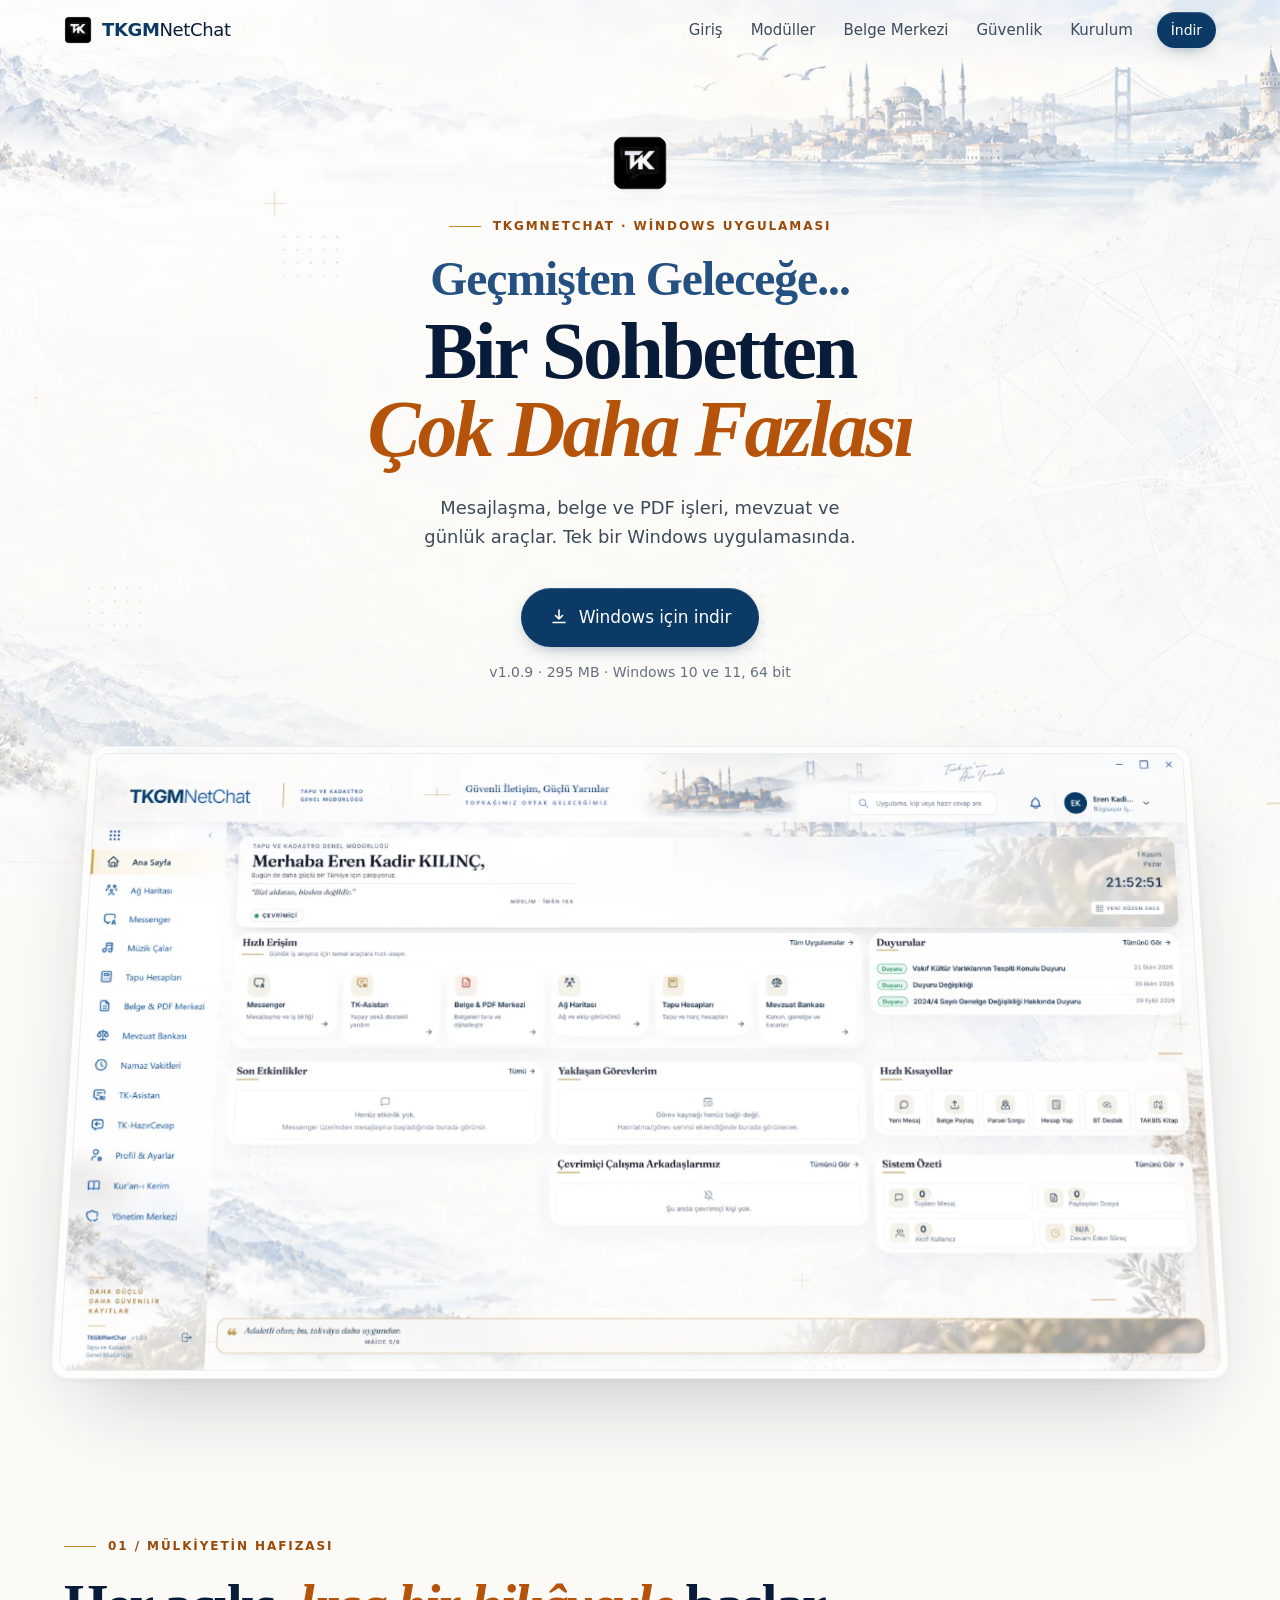
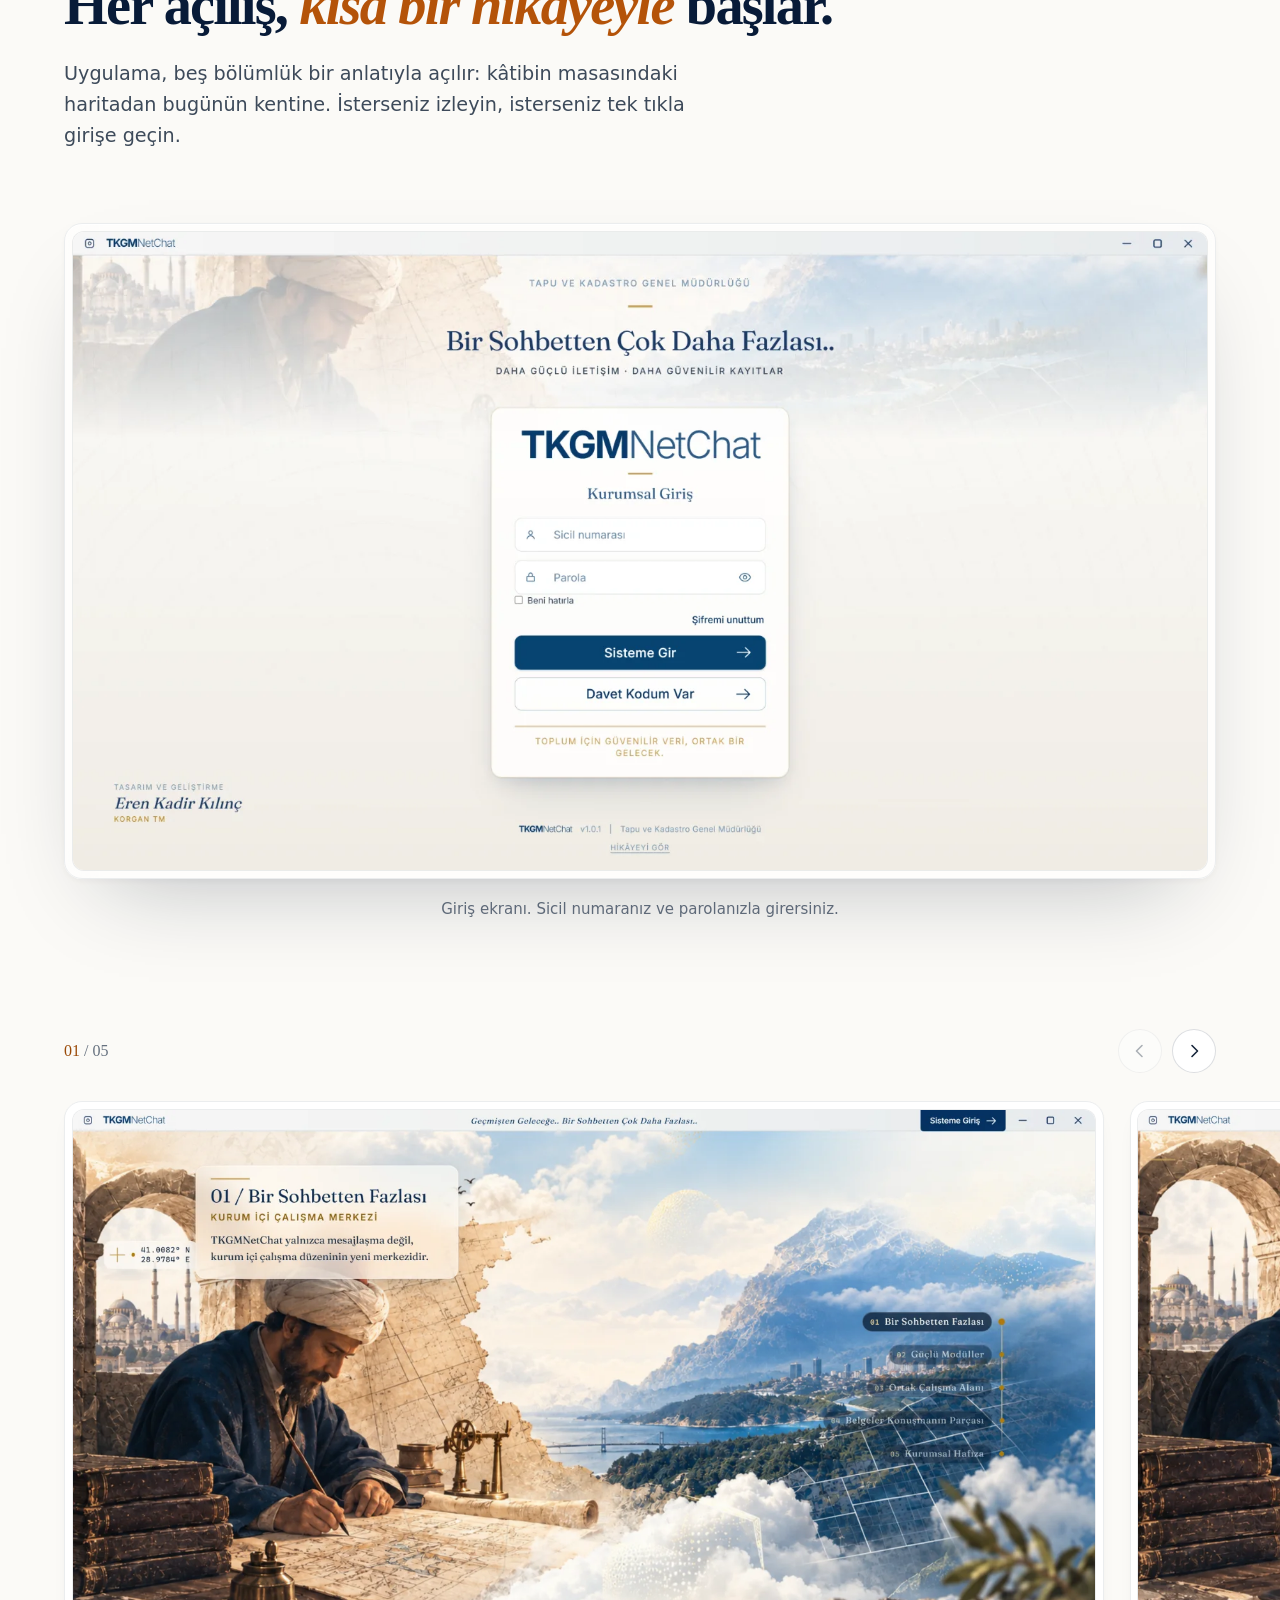
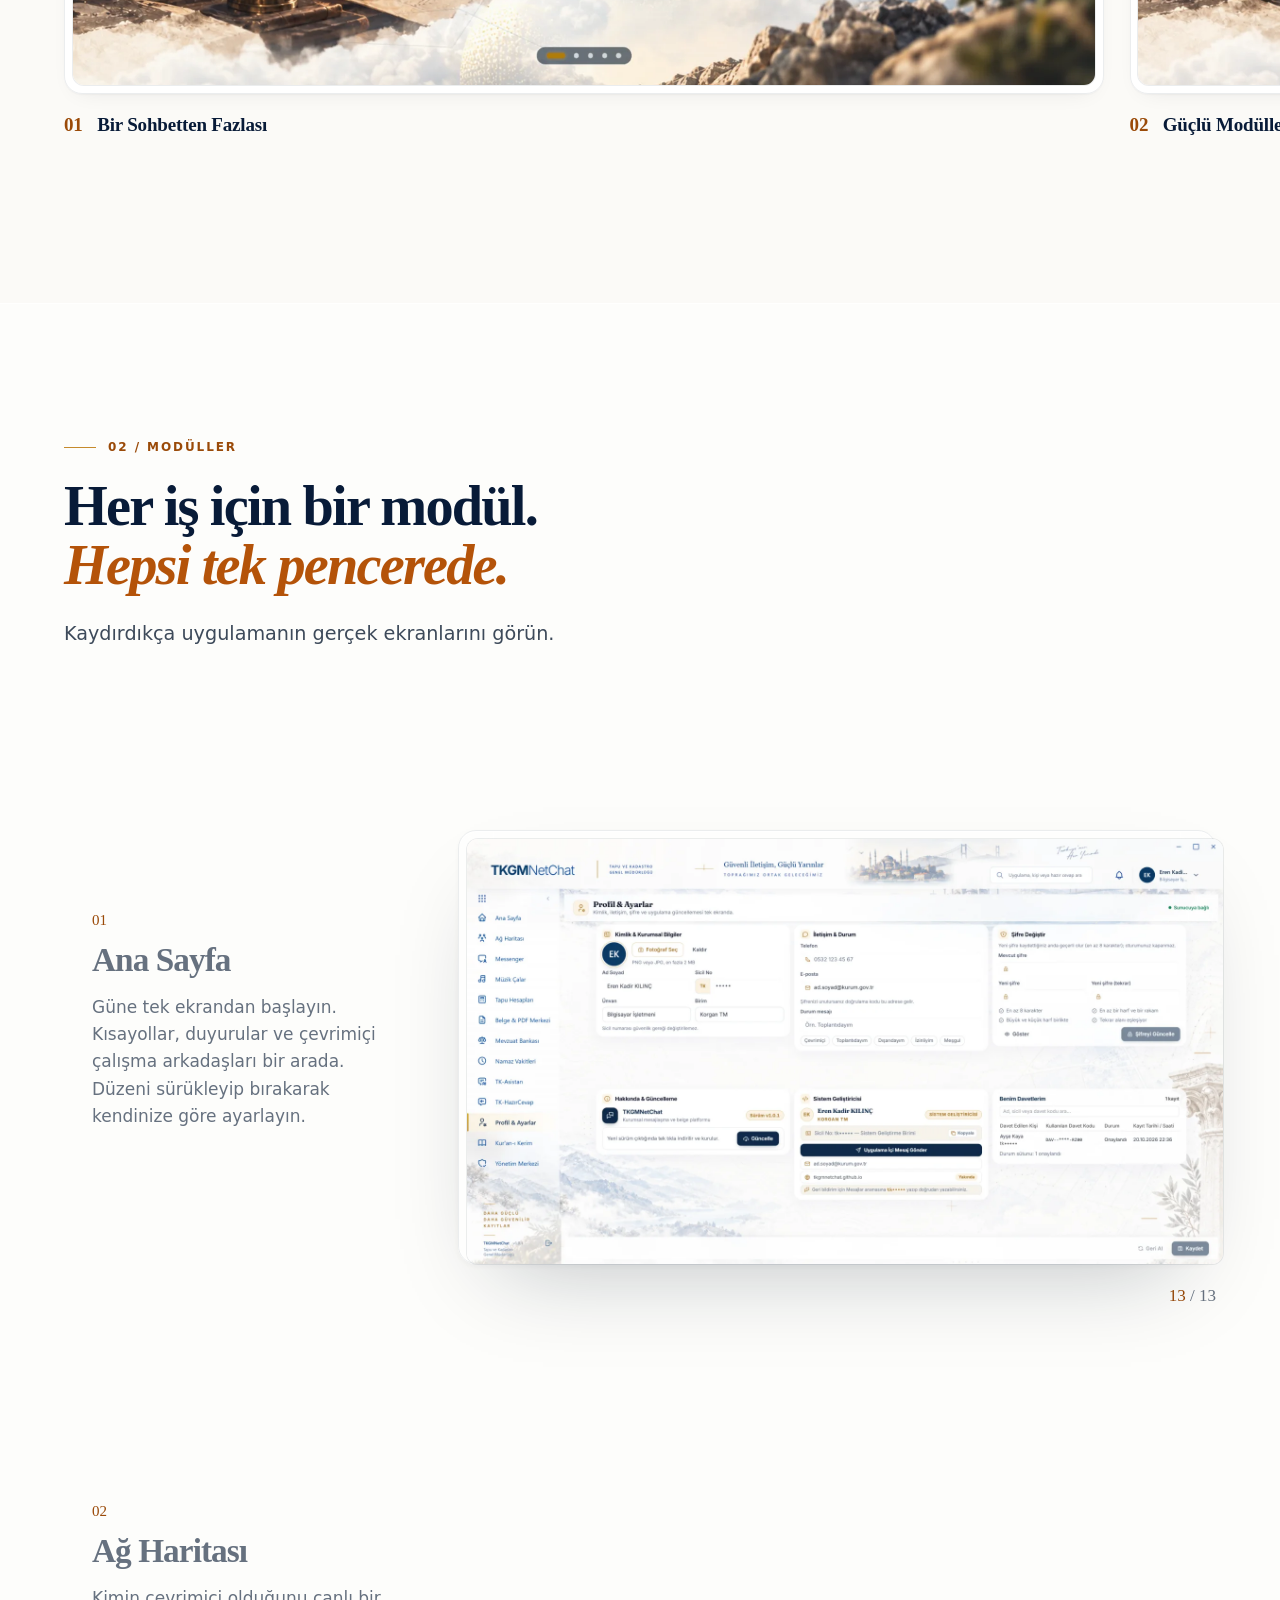
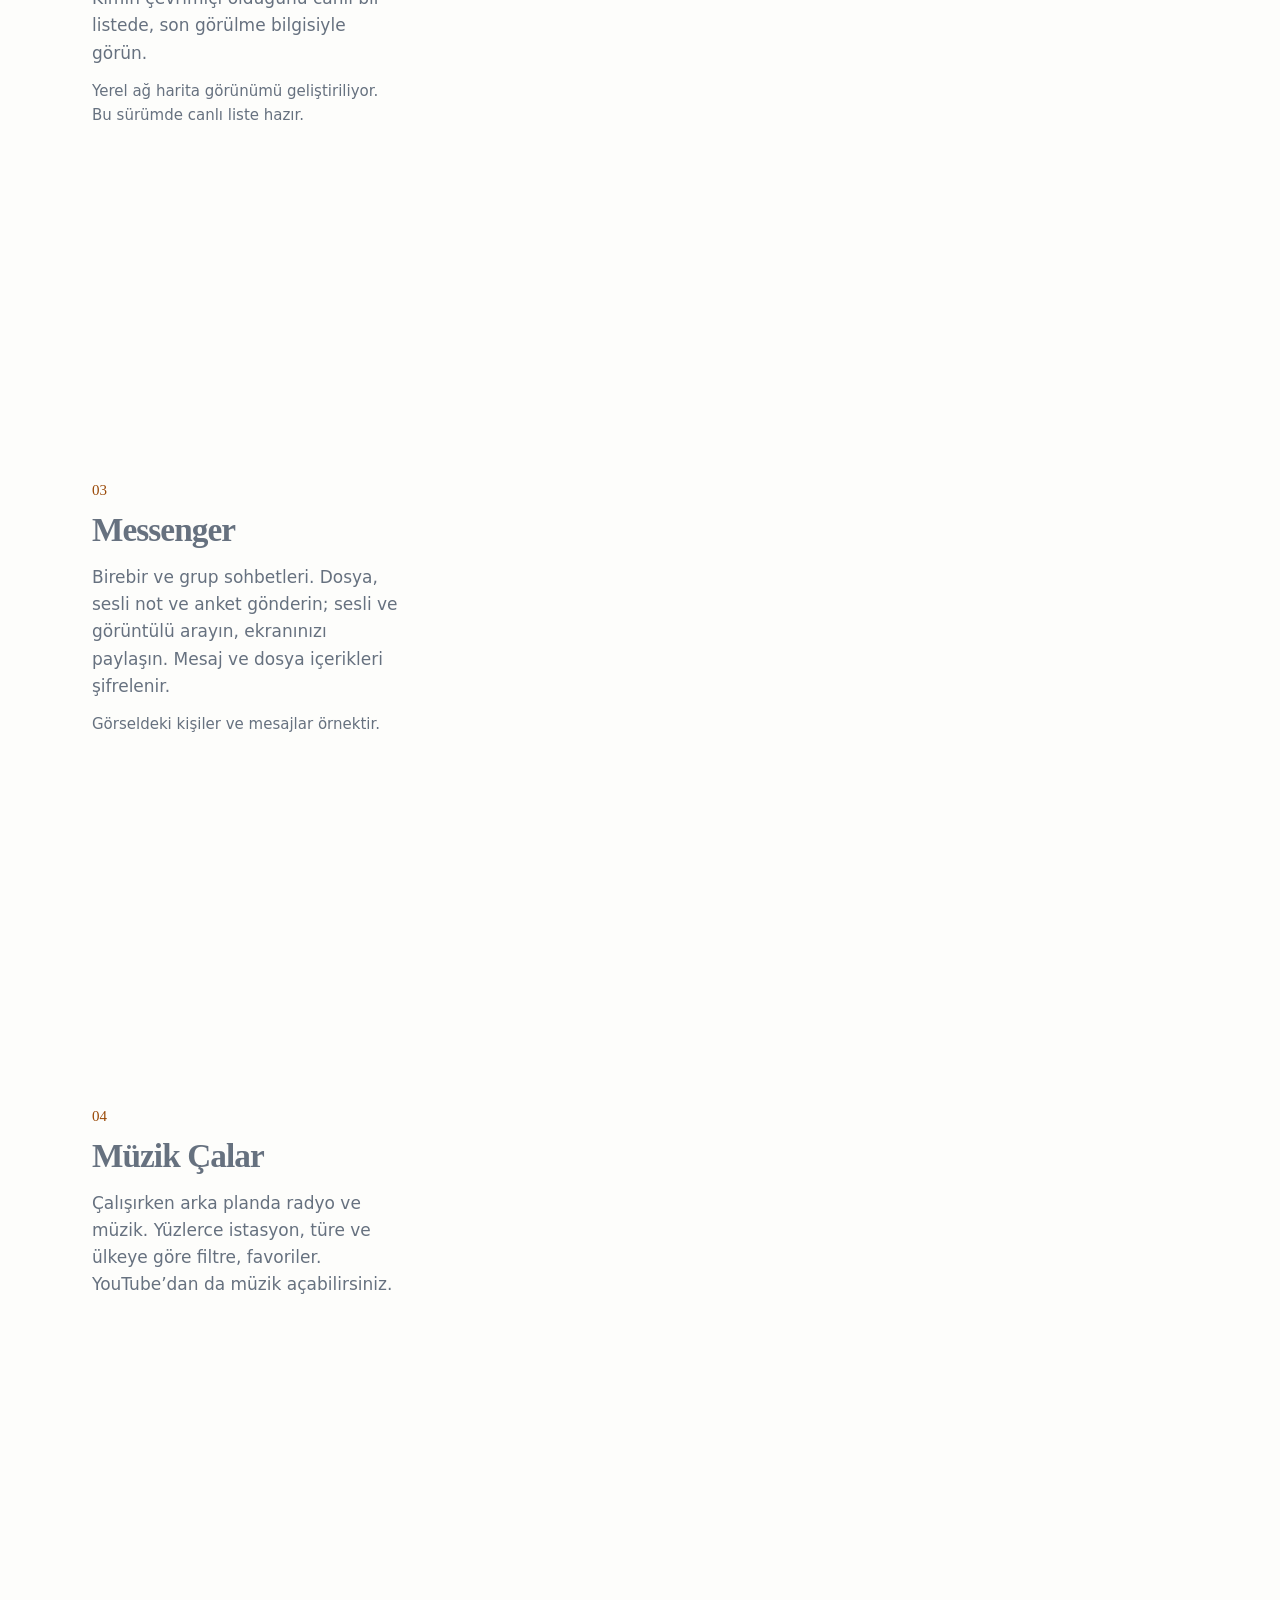
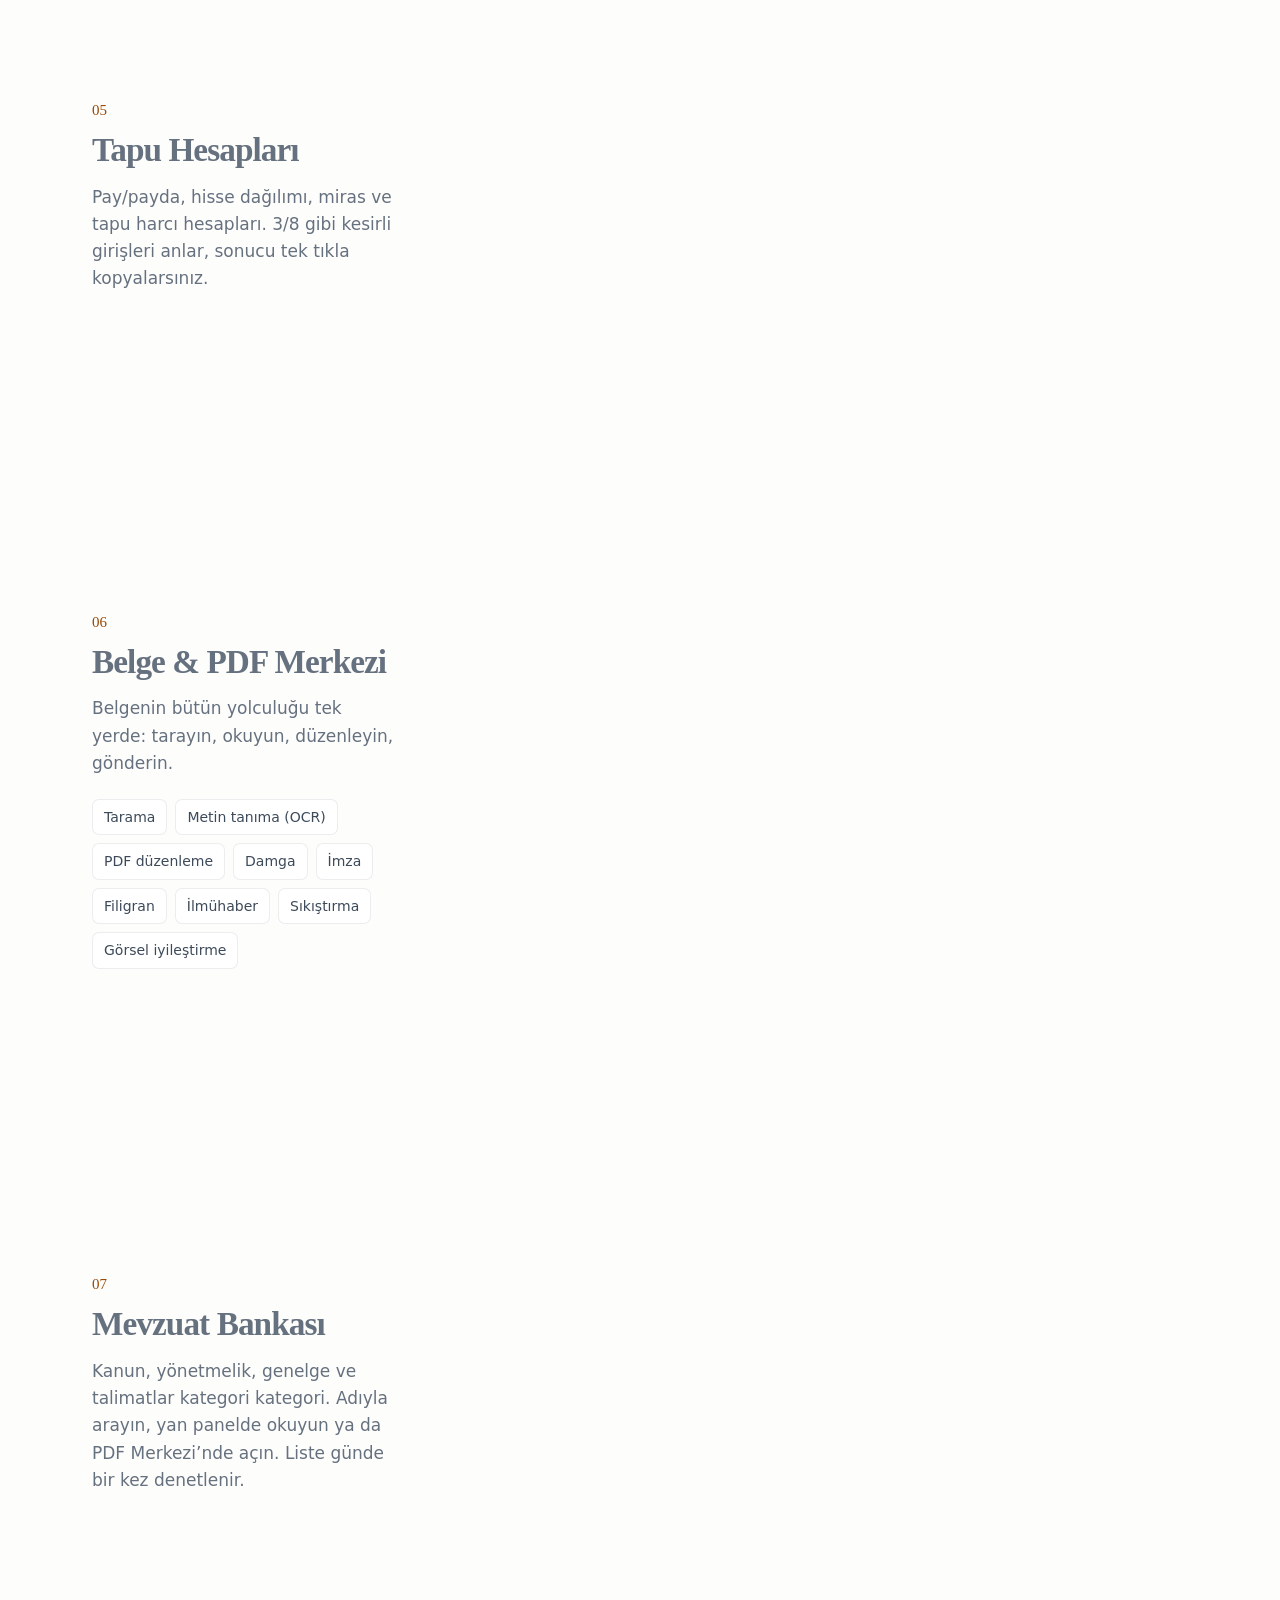
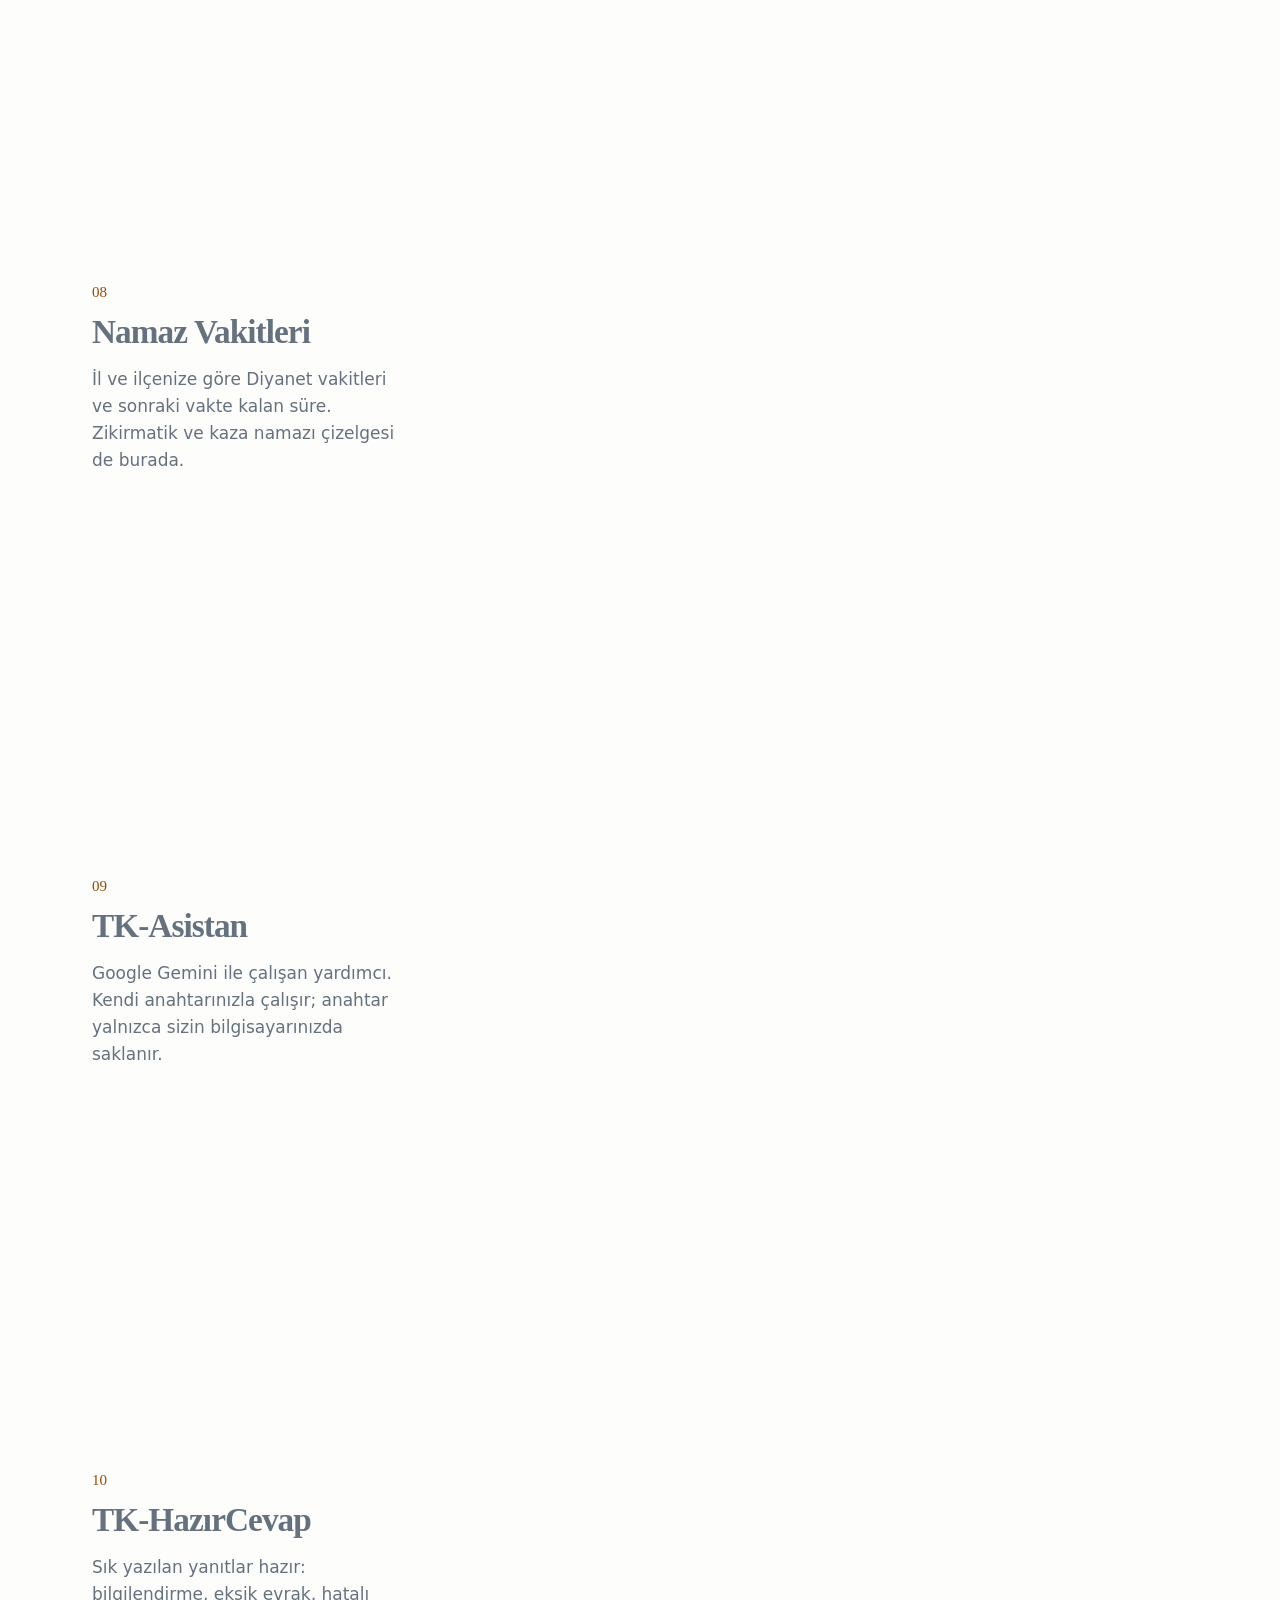
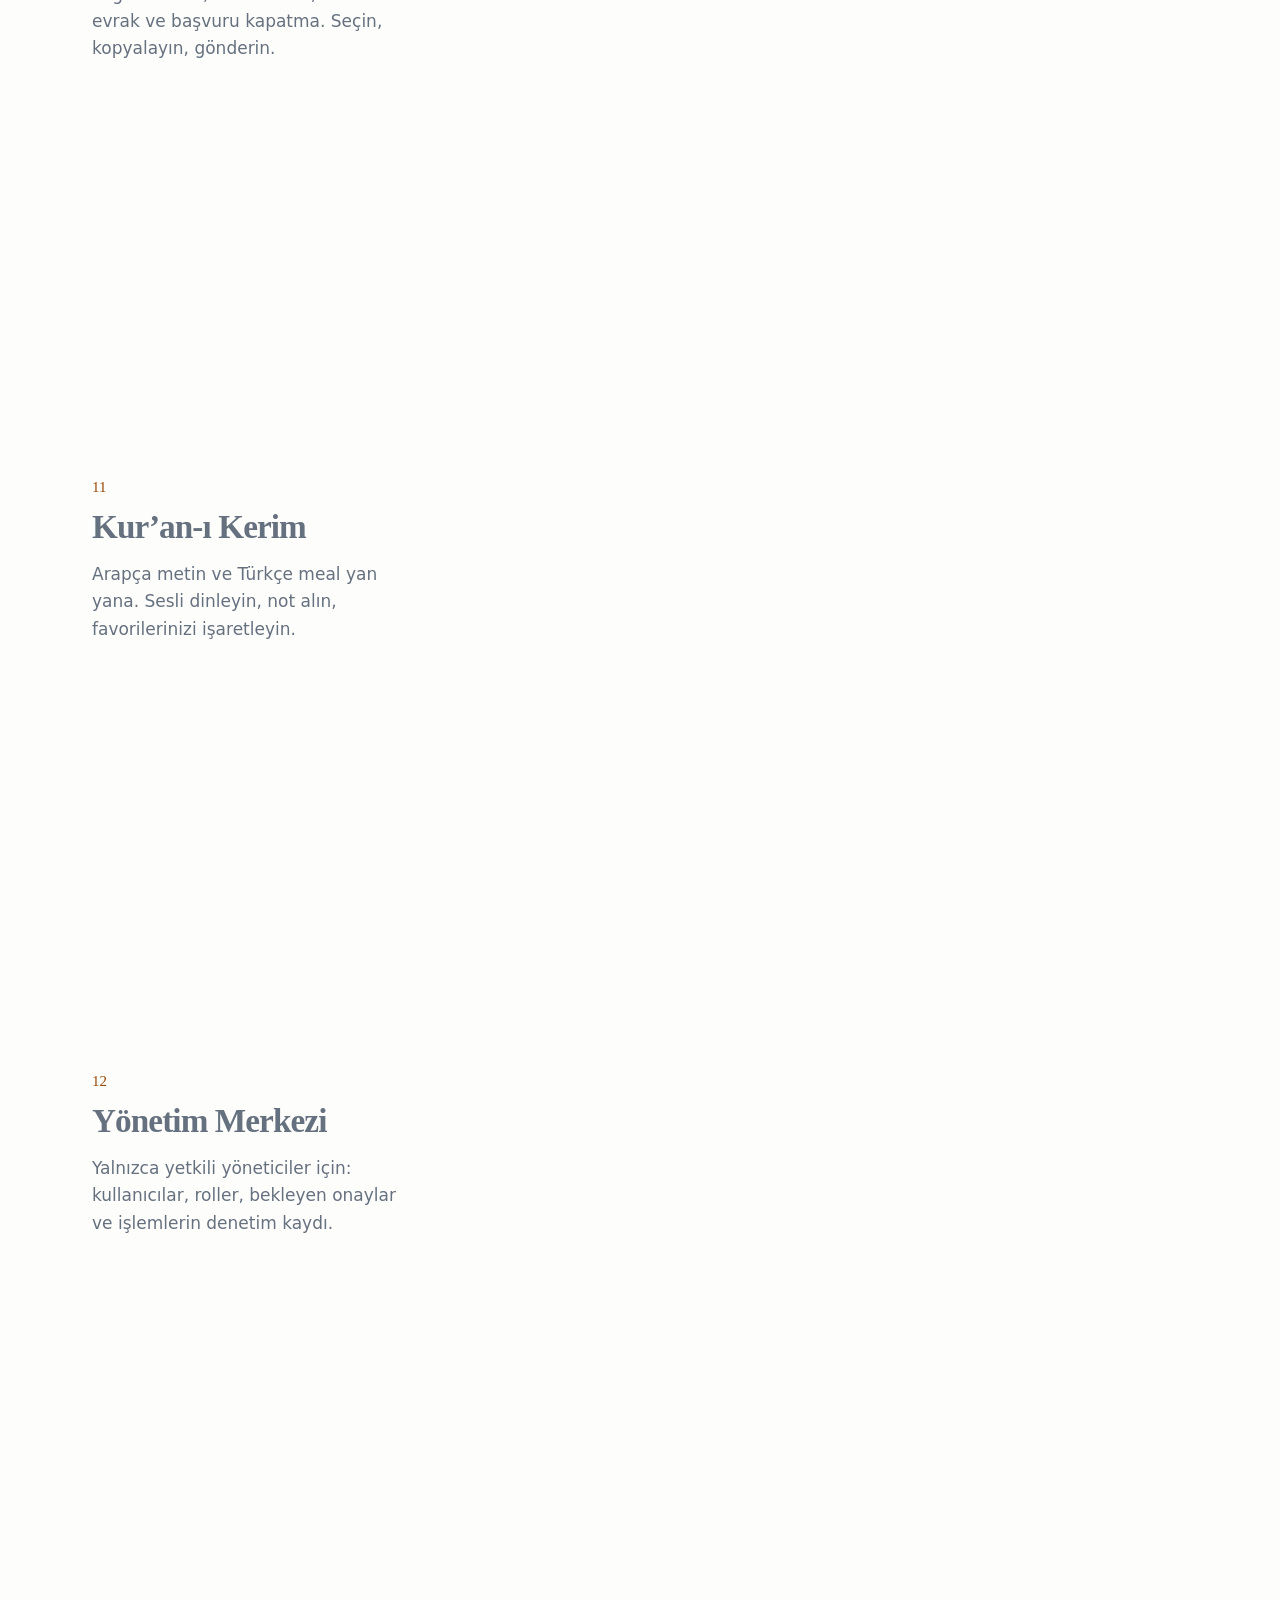
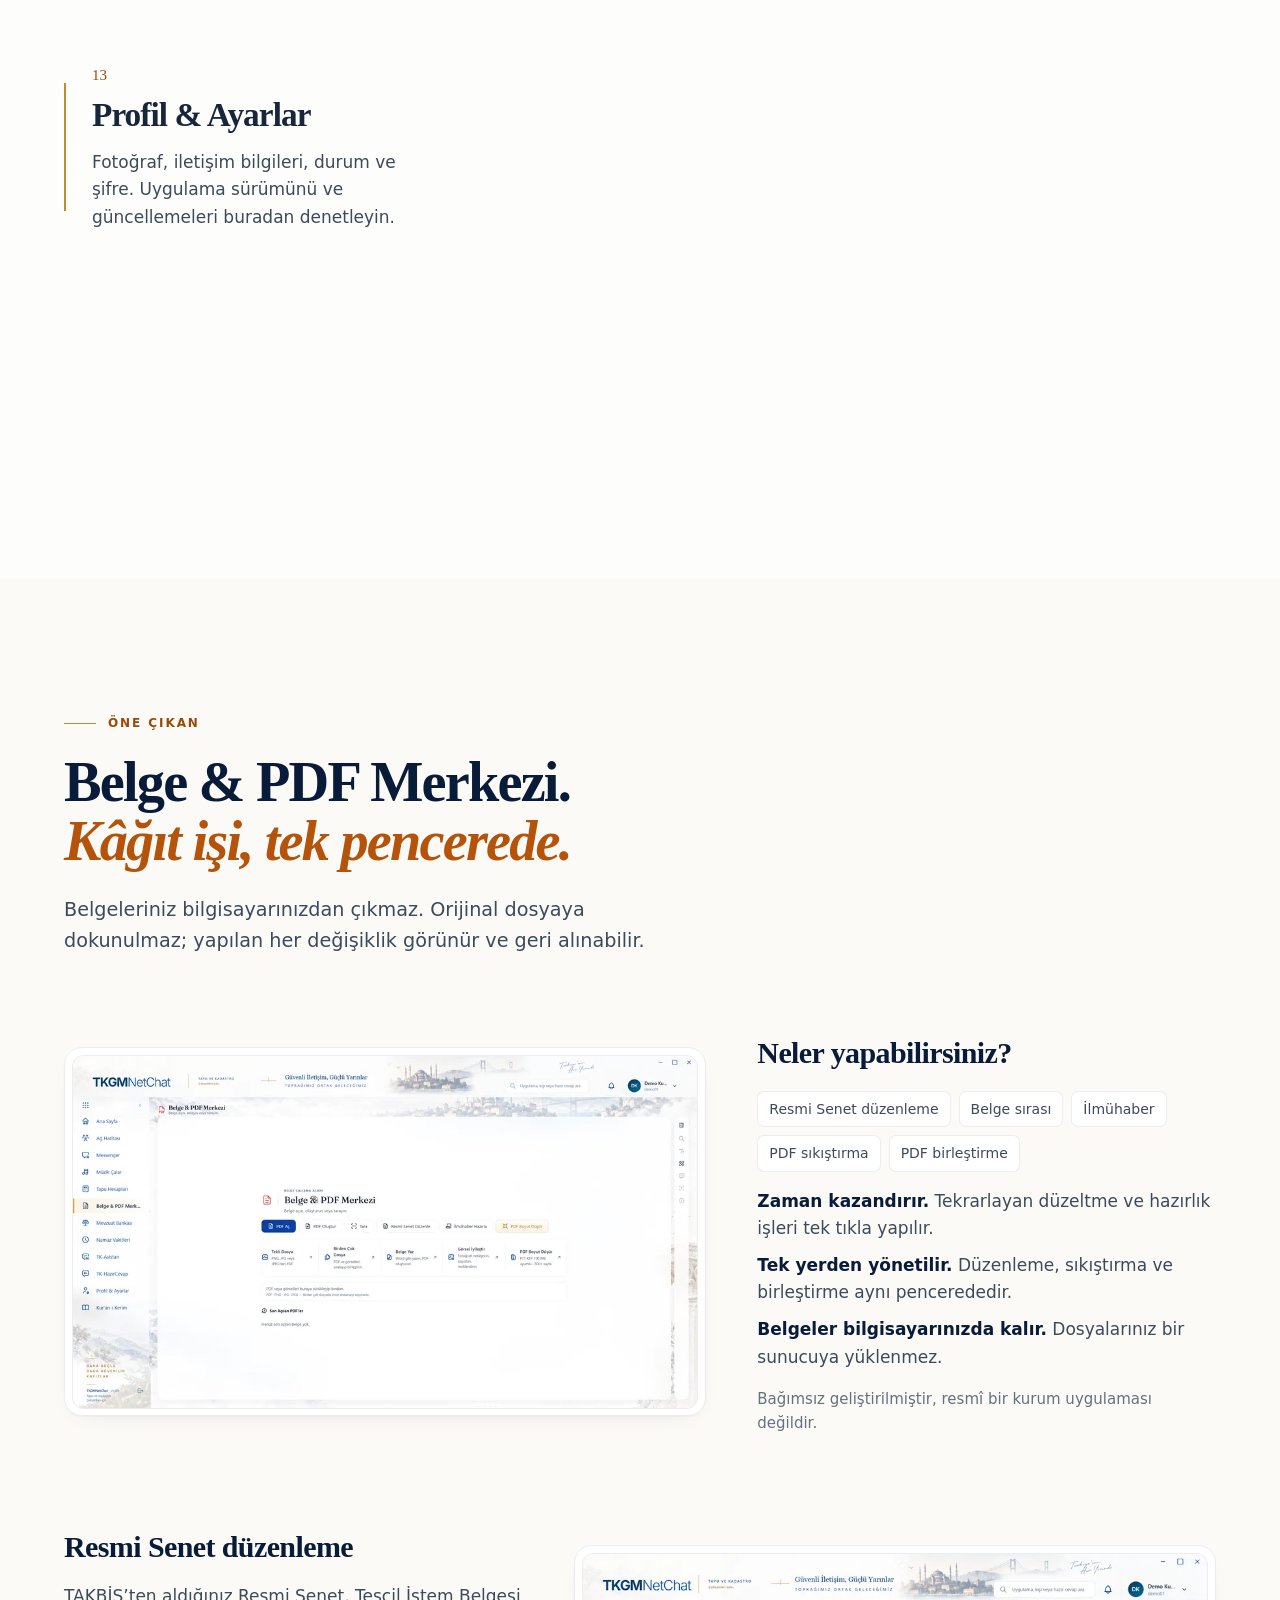
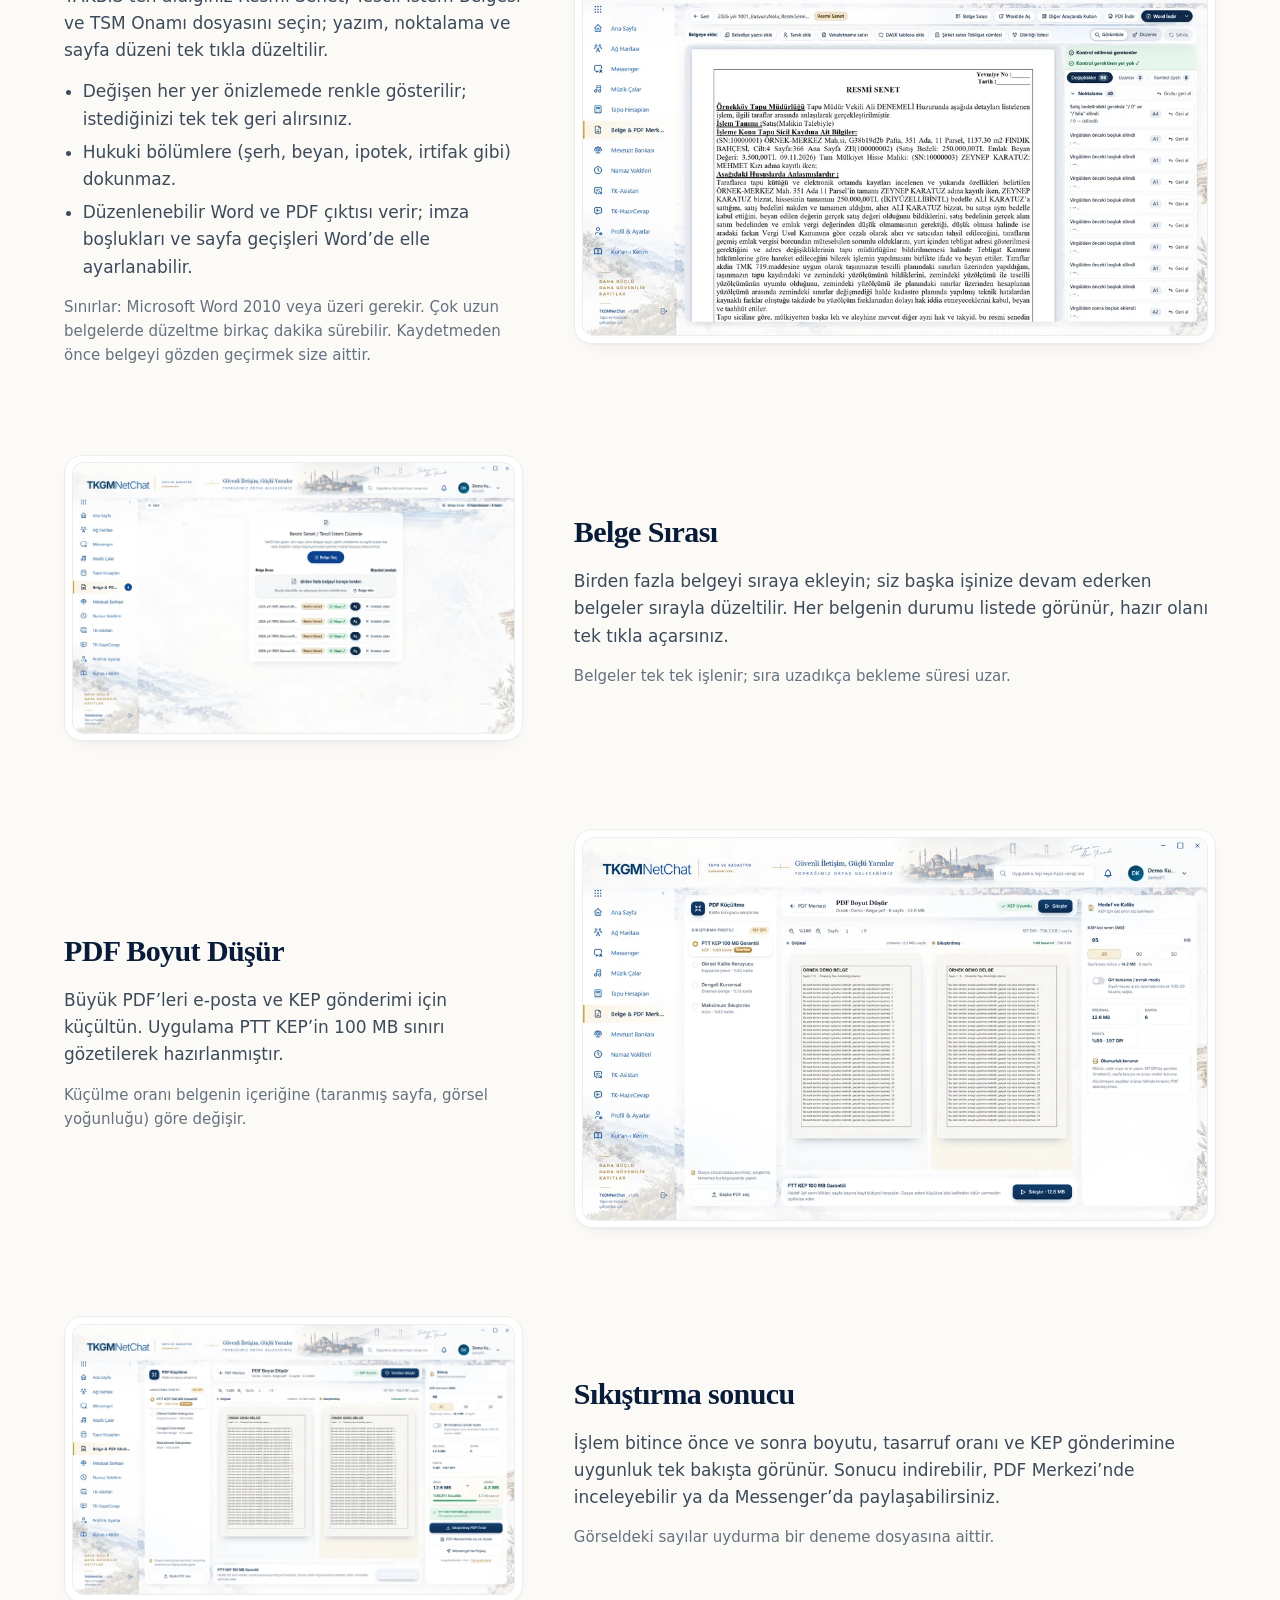
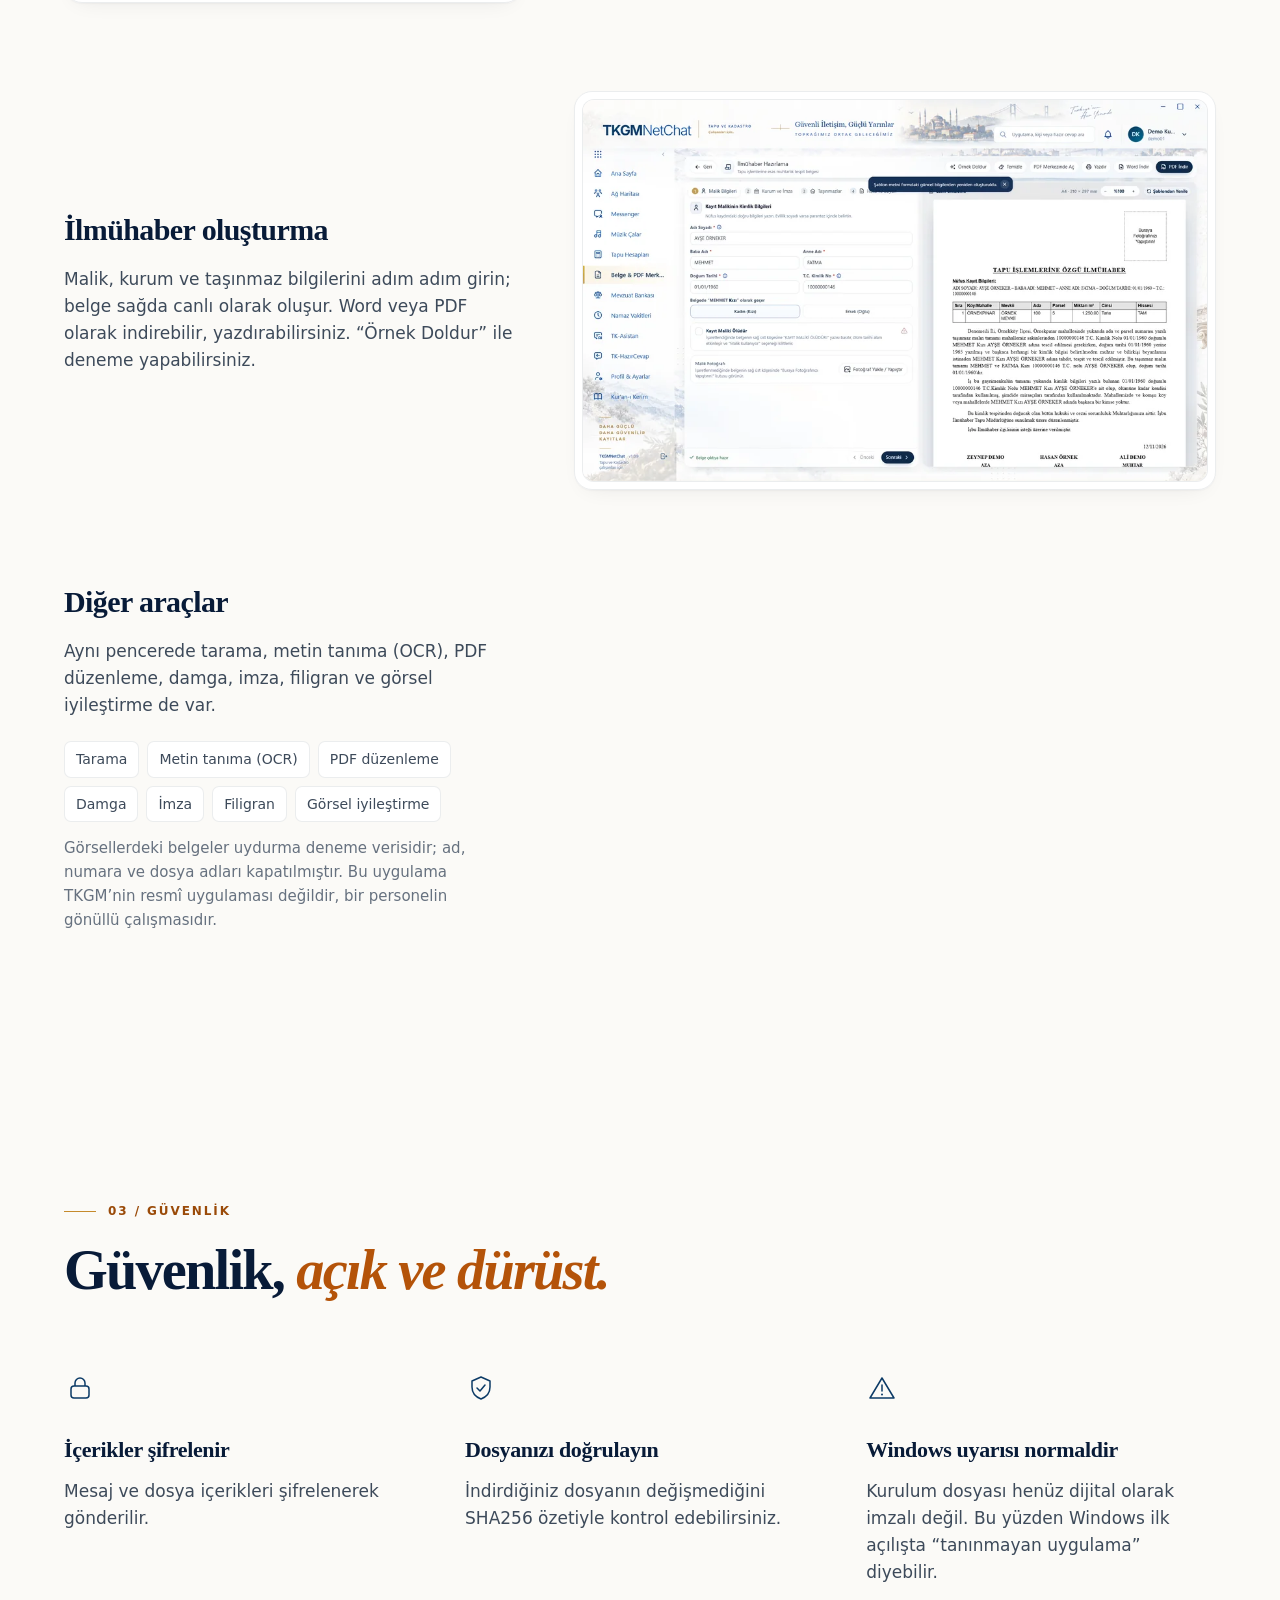
<file: index.html>
<!doctype html>
<html lang="tr">
<head>
  <meta charset="utf-8">
  <meta name="viewport" content="width=device-width, initial-scale=1">
  <title>TKGMNetChat — Bir Sohbetten Çok Daha Fazlası</title>
  <meta name="description" content="TKGMNetChat: kurum içi mesajlaşma, belge ve PDF işleri, mevzuat ve günlük araçlar tek bir Windows uygulamasında.">
  <meta name="theme-color" content="#fbfaf7">
  <link rel="canonical" href="https://tkgmnetchat.github.io/">
  <link rel="icon" type="image/png" sizes="32x32" href="assets/favicon-32.png">
  <link rel="apple-touch-icon" href="assets/apple-touch-icon.png">
  <meta property="og:type" content="website">
  <meta property="og:locale" content="tr_TR">
  <meta property="og:title" content="TKGMNetChat">
  <meta property="og:description" content="Bir sohbetten çok daha fazlası. Windows için indirin.">
  <meta property="og:image" content="https://tkgmnetchat.github.io/assets/shots/ana-sayfa-1600.webp">
  <link rel="preload" as="image" type="image/webp" href="assets/shots/ana-sayfa-1600.webp" imagesrcset="assets/shots/ana-sayfa-960.webp 960w, assets/shots/ana-sayfa-1600.webp 1600w, assets/shots/ana-sayfa-2400.webp 2400w" imagesizes="(min-width: 1320px) 1240px, 92vw" fetchpriority="high">
  <style>
/* TKGMNetChat tanıtım sitesi v3 — eski sitenin serif yazı dili + Theme B beyaz premium zemin; vurgu: kehribar (yalnız yazı, çizgi, numara; asla dolgu). */


:root {
  --bg: #fbfaf7;
  --bg-tint: rgba(255, 255, 255, 0.5);
  --paper: 251, 250, 247;
  --surface: #ffffff;
  --glass: rgba(255, 255, 255, 0.62);
  --glass-edge: rgba(255, 255, 255, 0.9);
  --ink: #17263b;
  --ink-deep: #081b38;
  --navy-soft: #245181;
  --ink-2: #3d4a5a;
  --ink-3: #66717f;
  --line: rgba(12, 26, 43, 0.08);
  --line-2: rgba(12, 26, 43, 0.14);
  --navy: #0b3a66;
  --navy-press: #082d50;
  --on-navy: #ffffff;
  --gold: #c58a2c;
  --gold-ink: #9a4a08;
  --accent: #b45309;
  --grid-line: rgba(11, 58, 102, 0.07);

  --font-display: 'Iowan Old Style', 'Palatino Linotype', Palatino, Georgia, 'Times New Roman', serif;
  --font-body: -apple-system, BlinkMacSystemFont, 'Segoe UI', system-ui, 'Helvetica Neue', Arial, sans-serif;
  --font-mono: ui-monospace, 'Cascadia Mono', Consolas, monospace;

  --r-window: 18px;
  --r-inner: 11px;
  --r-card: 16px;
  --r-ctl: 10px;

  --shadow-soft: 0 1px 2px rgba(12, 26, 43, 0.04), 0 8px 24px -14px rgba(12, 26, 43, 0.12);
  --shadow-window: 0 1px 0 var(--glass-edge) inset, 0 2px 6px rgba(12, 26, 43, 0.04), 0 40px 90px -40px rgba(12, 26, 43, 0.28);

  --ease-out: cubic-bezier(0.23, 1, 0.32, 1);
  --ease-in-out: cubic-bezier(0.77, 0, 0.175, 1);

  --wrap: 1240px;
  --gutter: clamp(16px, 5vw, 64px);
  --section-y: clamp(104px, 15vh, 200px);
}

*, *::before, *::after { box-sizing: border-box; }
html { -webkit-text-size-adjust: 100%; scroll-behavior: smooth; scroll-padding-top: 80px; }
body {
  margin: 0;
  background: var(--bg);
  color: var(--ink);
  font: 400 1.0625rem/1.6 var(--font-body);
  -webkit-font-smoothing: antialiased;
  text-rendering: optimizeLegibility;
  overflow-x: clip;
}
/* Theme B beyaz premium zemin: görünüme sabit katman; ortası boş kalır, metin üstünde okunur. */
body::before {
  content: ''; position: fixed; inset: 0; z-index: -1; pointer-events: none;
  background:
    linear-gradient(180deg, rgba(var(--paper), 0.28) 0%, rgba(var(--paper), 0.5) 55%, rgba(var(--paper), 0.72) 100%),
    url(assets/zemin-1672.webp) center top / cover no-repeat;
}
@media (max-width: 900px) {
  body::before { background: linear-gradient(180deg, rgba(var(--paper), 0.35), rgba(var(--paper), 0.75)), url(assets/zemin-1100.webp) 62% top / cover no-repeat; }
}
img { display: block; max-width: 100%; height: auto; }
a { color: inherit; }
h1, h2, h3, p { margin: 0; }
:focus-visible { outline: 2px solid var(--gold); outline-offset: 3px; border-radius: 6px; }

.skip { position: absolute; left: 16px; top: -60px; z-index: 100; background: var(--surface); color: var(--ink); padding: 10px 14px; border-radius: var(--r-ctl); box-shadow: var(--shadow-soft); }
.skip:focus { top: 12px; }

.wrap { width: min(100% - 2 * var(--gutter), var(--wrap)); margin-inline: auto; }
.wrap--wide { width: min(100% - 2 * var(--gutter), 1320px); }
/* Dar metin blokları kapsayıcının sol kenarına hizalanır; yalnız satır uzunluğu sınırlanır. */
.narrow > * { max-width: 780px; }

.wordmark { font-family: var(--font-body); font-weight: 300; letter-spacing: -0.02em; color: var(--ink-deep); }
.wordmark b { font-weight: 700; color: var(--navy); }

/* ---------- Nav (yüzen cam katman) ---------- */
.nav { position: fixed; inset: 0 0 auto; z-index: 50; transition: background-color 240ms ease, box-shadow 240ms ease; }
.nav.is-stuck { background: rgba(var(--paper), 0.72); backdrop-filter: blur(18px) saturate(170%); -webkit-backdrop-filter: blur(18px) saturate(170%); box-shadow: 0 1px 0 var(--line); }
.nav__in { width: min(100% - 2 * var(--gutter), var(--wrap)); margin-inline: auto; height: 60px; display: flex; align-items: center; gap: 24px; }
.nav__brand { display: inline-flex; align-items: center; gap: 10px; text-decoration: none; font-size: 1.125rem; }
.nav__brand img { width: 28px; height: 28px; border-radius: 7px; }
.nav__links { display: flex; gap: 28px; margin-left: auto; }
.nav__links a { text-decoration: none; font-size: 0.9375rem; color: var(--ink-2); transition: color 160ms ease; }
.nav__links a:hover { color: var(--ink); }

/* ---------- Düğmeler ---------- */
.btn {
  display: inline-flex; align-items: center; gap: 10px;
  background: var(--navy); color: var(--on-navy);
  text-decoration: none; font-weight: 500; letter-spacing: -0.005em;
  border-radius: 999px; padding: 10px 18px; font-size: 0.9375rem;
  box-shadow: 0 1px 0 rgba(255, 255, 255, 0.18) inset, 0 6px 18px -8px rgba(11, 58, 102, 0.55);
  transition: transform 140ms var(--ease-out), background-color 160ms ease;
}
.btn:active { transform: scale(0.97); background: var(--navy-press); }
.btn--sm { padding: 7px 14px; font-size: 0.875rem; }
.btn--lg { padding: 16px 28px; font-size: 1.0625rem; }
.btn__icon { width: 20px; height: 20px; }
@media (hover: hover) and (pointer: fine) { .btn:hover { background: var(--navy-press); } }

.cta { display: flex; flex-direction: column; align-items: center; gap: 14px; }
.cta__meta { font-size: 0.875rem; color: var(--ink-3); font-variant-numeric: tabular-nums; }

/* ---------- Hero ---------- */
.hero { position: relative; padding-top: clamp(104px, 15vh, 168px); text-align: center; isolation: isolate; }
.hero__mark { width: 56px; height: 56px; margin: 0 auto 26px; border-radius: 16px; box-shadow: var(--shadow-soft); }
.hero .eyebrow { justify-content: center; }
.hero__title { font-family: var(--font-display); font-weight: 600; font-size: clamp(2.75rem, 6.2vw, 5.5rem); line-height: 0.98; letter-spacing: -0.036em; color: var(--ink-deep); }
.hero__title > span { display: block; }
.hero__title-top { margin-bottom: 10px; font-size: 0.6em; letter-spacing: -0.022em; color: var(--navy-soft); }
.hero__title em, .h2 em, .final__title em { font-style: italic; color: var(--accent); }
.hero__sub { margin: 26px auto 36px; max-width: 36rem; color: var(--ink-2); font-size: clamp(1.0625rem, 1.4vw, 1.1875rem); text-wrap: balance; }
.hero__stage { margin-top: clamp(48px, 7vh, 80px); perspective: 1600px; padding-bottom: var(--section-y); }


/* ---------- Pencere çerçevesi (ince cam) ---------- */
.frame {
  margin: 0; padding: clamp(5px, 0.6vw, 9px);
  border-radius: var(--r-window);
  background: var(--glass);
  border: 1px solid var(--glass-edge);
  outline: 1px solid var(--line); outline-offset: -1px;
  backdrop-filter: blur(16px) saturate(160%); -webkit-backdrop-filter: blur(16px) saturate(160%);
  box-shadow: var(--shadow-window);
}
.frame img { width: 100%; aspect-ratio: 16 / 9; object-fit: cover; border-radius: var(--r-inner); box-shadow: 0 0 0 1px var(--line); background: var(--bg-tint); }
.frame--hero { transform-origin: 50% 0; will-change: transform; }
.frame--flat { backdrop-filter: none; -webkit-backdrop-filter: none; background: var(--surface); box-shadow: var(--shadow-soft); }

/* ---------- Bölümler ---------- */
.section { padding-block: var(--section-y); }
.section--tint { background: var(--bg-tint); box-shadow: 0 1px 0 rgba(255, 255, 255, 0.7) inset, 0 -1px 0 rgba(255, 255, 255, 0.7) inset; }
#giris { padding-top: 0; }
.eyebrow { font-size: 0.75rem; font-weight: 700; letter-spacing: 0.16em; text-transform: uppercase; color: var(--gold-ink); margin-bottom: 20px; display: flex; align-items: center; gap: 12px; }
.eyebrow::before { content: ''; width: 32px; height: 1.5px; background: var(--gold); }
.h2 { font-family: var(--font-display); font-weight: 600; font-size: clamp(2.125rem, 4.4vw, 3.75rem); line-height: 1.05; letter-spacing: -0.032em; color: var(--ink-deep); text-wrap: balance; }
.lede { margin-top: 24px; font-size: clamp(1.0625rem, 1.5vw, 1.25rem); color: var(--ink-2); max-width: 40rem; text-wrap: pretty; }
.section .narrow + .wrap { margin-top: clamp(56px, 8vh, 96px); }
.caption { margin-top: 18px; text-align: center; font-size: 0.9375rem; color: var(--ink-3); }

/* ---------- Hikâye şeridi ---------- */
.story { margin-top: clamp(88px, 12vh, 140px); }
.story__head { display: flex; align-items: center; justify-content: space-between; margin-bottom: 24px; }
.story__count { font-family: var(--font-display); font-size: 1rem; color: var(--ink-3); font-variant-numeric: tabular-nums; }
.story__count span { color: var(--gold-ink); }
.story__nav { display: flex; gap: 10px; }
.round { width: 44px; height: 44px; border-radius: 50%; border: 1px solid var(--line-2); background: var(--surface); color: var(--ink); display: grid; place-items: center; cursor: pointer; transition: transform 140ms var(--ease-out), border-color 160ms ease; }
.round svg { width: 20px; height: 20px; }
.round:active { transform: scale(0.94); }
.round:disabled { opacity: 0.35; cursor: default; }
@media (hover: hover) and (pointer: fine) { .round:not(:disabled):hover { border-color: var(--ink-3); } }
.story__track {
  list-style: none; margin: 0; padding: 4px max(var(--gutter), calc((100vw - var(--wrap)) / 2)) 28px;
  display: grid; grid-auto-flow: column; grid-auto-columns: min(84vw, 1040px); gap: clamp(16px, 2vw, 28px);
  overflow-x: auto; scroll-snap-type: x mandatory; scroll-padding-inline: max(var(--gutter), calc((100vw - var(--wrap)) / 2));
  scrollbar-width: none; overscroll-behavior-x: contain;
}
.story__track::-webkit-scrollbar { display: none; }
.story__item { scroll-snap-align: start; }
.story__cap { margin-top: 16px; font-family: var(--font-display); font-weight: 600; color: var(--ink-deep); font-size: 1.1875rem; letter-spacing: -0.01em; }
.story__cap span { color: var(--gold-ink); margin-right: 10px; font-variant-numeric: tabular-nums; }

/* ---------- Modül turu (yapışkan pencere) ---------- */
.tour { display: grid; grid-template-columns: minmax(0, 4fr) minmax(0, 9fr); gap: clamp(32px, 4.5vw, 72px); margin-top: clamp(24px, 4vh, 48px); width: min(100% - 2 * var(--gutter), 1320px); }
.tour__steps { list-style: none; margin: 0; padding: 0; }
/* Etkin adım: metin her zaman okunur (AA); vurgu altın çizgiyle ve koyulaşan renkle verilir. */
.step { position: relative; min-height: 66vh; display: flex; flex-direction: column; justify-content: center; padding: 32px 0 32px 28px; }
.step::before { content: ''; position: absolute; left: 0; top: calc(50% - 64px); height: 128px; width: 2px; background: var(--gold); transform: scaleY(0); transform-origin: 50% 0; transition: transform 520ms var(--ease-out); }
.step.is-active::before { transform: none; }
.step .step__title, .step p:not(.step__no) { color: var(--ink-3); transition: color 300ms ease; }
.step.is-active .step__title { color: var(--ink); }
.step.is-active p:not(.step__no) { color: var(--ink-2); }
.step__no { font-family: var(--font-display); font-size: 0.9375rem; color: var(--gold-ink); font-variant-numeric: tabular-nums; margin-bottom: 10px; }
.step__title { font-family: var(--font-display); font-weight: 600; font-size: clamp(1.75rem, 2.6vw, 2.5rem); letter-spacing: -0.028em; line-height: 1.08; margin-bottom: 16px; }
.step p:not(.step__no) { max-width: 30rem; }
.step__note { margin-top: 12px; font-size: 0.9375rem; color: var(--ink-3) !important; }
.step__shot { display: none; }
/* Belge & PDF Merkezi bölümü (taslak) */
.docs { display: grid; gap: clamp(48px, 7vw, 88px); }
.doc { display: grid; gap: 28px; align-items: center; }
.doc h3 { font-family: var(--font-display); font-weight: 600; font-size: clamp(1.375rem, 2.4vw, 1.875rem); letter-spacing: -0.02em; color: var(--ink-deep); }
.doc p { margin-top: 12px; color: var(--ink-2); text-wrap: pretty; }
.doc ul.bullets { margin: 14px 0 0; padding-left: 1.1em; color: var(--ink-2); display: grid; gap: 6px; }
.doc .frame img { aspect-ratio: 1553 / 948; }
.doc .step__note { margin-top: 14px; }
.benefits { display: grid; gap: 28px; align-items: center; margin-bottom: clamp(48px, 7vw, 88px); }
.benefits h3 { font-family: var(--font-display); font-weight: 600; font-size: clamp(1.375rem, 2.4vw, 1.875rem); letter-spacing: -0.02em; color: var(--ink-deep); }
.benefit-list { margin: 16px 0 0; padding: 0; list-style: none; display: grid; gap: 10px; color: var(--ink-2); }
.benefit-list strong { color: var(--ink-deep); font-weight: 600; }
.benefits .tags { margin-top: 14px; }
.benefits .step__note { margin-top: 16px; }
@media (min-width: 961px) { .benefits { grid-template-columns: minmax(0, 7fr) minmax(0, 5fr); gap: clamp(32px, 4vw, 64px); } }
@media (min-width: 961px) {
  .doc { grid-template-columns: minmax(0, 5fr) minmax(0, 7fr); gap: clamp(32px, 4vw, 64px); }
  .doc:nth-child(even) .doc__text { order: 2; }
}

.tags { list-style: none; margin: 22px 0 0; padding: 0; display: flex; flex-wrap: wrap; gap: 8px; max-width: 30rem; }
.tags li { font-size: 0.875rem; color: var(--ink-2); padding: 6px 11px; border-radius: 7px; background: var(--surface); border: 1px solid var(--line); }
/* Pencere dikeyde ortalanır: genişlik ≈ %66 kapsayıcı, yükseklik = genişlik × 9/16 (+ çerçeve ve sayaç). */
.tour__stage { position: sticky; top: max(84px, calc(50vh - min(66vw, 860px) * 0.28 - 30px)); align-self: start; height: fit-content; margin-top: 12vh; }
.frame--stage { position: relative; aspect-ratio: auto; }
.frame--stage .layer { position: absolute; inset: clamp(5px, 0.6vw, 9px); opacity: 0; transform: scale(0.985); transition: opacity 420ms ease, transform 640ms var(--ease-out); }
.frame--stage .layer:first-child { position: relative; inset: auto; }
.frame--stage .layer.is-on { opacity: 1; transform: none; }
.tour__index { margin-top: 18px; text-align: right; font-family: var(--font-display); color: var(--ink-3); font-variant-numeric: tabular-nums; }
.tour__index span { color: var(--gold-ink); }

/* ---------- Güven ---------- */
.trust { display: grid; grid-template-columns: repeat(3, minmax(0, 1fr)); gap: clamp(28px, 4vw, 64px); margin-top: clamp(56px, 8vh, 88px); }
.trust__item svg { width: 32px; height: 32px; color: var(--navy); margin-bottom: 20px; }
.trust__item h3 { font-family: var(--font-display); font-weight: 600; font-size: 1.375rem; letter-spacing: -0.015em; color: var(--ink-deep); margin-bottom: 10px; }
.trust__item p { color: var(--ink-2); }
.glass { background: var(--glass); border: 1px solid var(--glass-edge); outline: 1px solid var(--line); outline-offset: -1px; border-radius: var(--r-card); box-shadow: var(--shadow-soft); backdrop-filter: blur(14px) saturate(150%); -webkit-backdrop-filter: blur(14px) saturate(150%); }
.verify { margin-top: clamp(56px, 8vh, 88px); padding: clamp(24px, 3vw, 40px); display: grid; gap: 14px; }
.verify h3 { font-family: var(--font-display); font-weight: 600; color: var(--ink-deep); font-size: 1.25rem; letter-spacing: -0.015em; margin-bottom: 6px; }
.verify p { color: var(--ink-2); }
.verify__text { margin-bottom: 8px; }
.code { display: flex; align-items: center; gap: 12px; background: var(--surface); border: 1px solid var(--line); border-radius: var(--r-ctl); padding: 10px 10px 10px 16px; min-width: 0; }
.code code { font-family: var(--font-mono); font-size: 0.875rem; color: var(--ink); flex: 1; min-width: 0; overflow-wrap: anywhere; }
.copy { flex: none; font: 500 0.8125rem var(--font-body); color: var(--ink); background: var(--bg-tint); border: 1px solid var(--line); border-radius: 8px; padding: 7px 12px; cursor: pointer; min-height: 36px; transition: transform 140ms var(--ease-out); }
.copy:active { transform: scale(0.96); }

/* ---------- Kurulum ---------- */
.steps3 { list-style: none; padding: 0; display: grid; grid-template-columns: repeat(3, minmax(0, 1fr)); gap: clamp(28px, 4vw, 64px); margin-top: clamp(56px, 8vh, 88px); margin-bottom: 0; }
.steps3__no { display: block; font-family: var(--font-display); font-style: italic; font-weight: 400; font-size: 3.25rem; line-height: 1; color: var(--accent); letter-spacing: -0.04em; margin-bottom: 18px; }
.steps3 h3 { font-family: var(--font-display); font-weight: 600; font-size: 1.375rem; letter-spacing: -0.015em; color: var(--ink-deep); margin-bottom: 8px; }
.steps3 p { color: var(--ink-2); }
.faq { margin-top: clamp(88px, 12vh, 140px); }
@media (min-width: 961px) {
  .faq { display: grid; grid-template-columns: minmax(0, 4fr) minmax(0, 8fr); column-gap: clamp(32px, 4.5vw, 72px); align-items: start; }
  .faq > * { max-width: none; grid-column: 2; }
  .faq > .faq__title { grid-column: 1; grid-row: 1 / span 6; padding-top: 14px; }
}
.faq__title { font-family: var(--font-display); font-weight: 600; color: var(--ink-deep); font-size: clamp(1.75rem, 3vw, 2.5rem); letter-spacing: -0.035em; margin-bottom: 20px; }
.faq details { border-bottom: 1px solid var(--line-2); }
.faq summary { list-style: none; cursor: pointer; padding: 22px 40px 22px 0; position: relative; font-weight: 500; font-size: 1.0625rem; }
.faq summary::-webkit-details-marker { display: none; }
.faq summary::after { content: ''; position: absolute; right: 6px; top: 50%; width: 10px; height: 10px; border-right: 1.5px solid var(--ink-3); border-bottom: 1.5px solid var(--ink-3); transform: translateY(-70%) rotate(45deg); transition: transform 200ms var(--ease-out); }
.faq details[open] summary::after { transform: translateY(-30%) rotate(-135deg); }
.faq details p { padding: 0 0 22px; color: var(--ink-2); max-width: 44rem; }
.final { margin-top: clamp(104px, 14vh, 180px); text-align: center; }
.final__title { font-family: var(--font-display); font-weight: 600; font-size: clamp(2rem, 4.4vw, 3.5rem); letter-spacing: -0.032em; color: var(--ink-deep); line-height: 1.05; margin-bottom: 36px; }
.support { max-width: 560px; margin: clamp(72px, 10vh, 112px) auto 0; padding: 28px 32px; text-align: left; }
.support h3 { font-family: var(--font-display); font-weight: 600; font-size: 1.125rem; margin-bottom: 6px; }
.support__who { color: var(--ink-2); margin-bottom: 14px; }
.support__list { list-style: none; margin: 0; padding: 0; display: grid; gap: 4px; }
.support__list li { display: flex; align-items: center; gap: 16px; flex-wrap: wrap; border-top: 1px solid var(--line); padding: 10px 0 2px; }
.support__list span { width: 72px; color: var(--ink-3); font-size: 0.9375rem; }
.support__list a { color: var(--navy); font-weight: 600; text-decoration: none; min-height: 32px; display: inline-flex; align-items: center; overflow-wrap: anywhere; }
@media (hover: hover) and (pointer: fine) { .support__list a:hover { text-decoration: underline; text-underline-offset: 3px; } }

/* ---------- Alt bilgi ---------- */
.foot { padding: 40px 0 56px; border-top: 1px solid var(--line); background: var(--bg); }
.foot__in { display: flex; flex-wrap: wrap; align-items: center; gap: 12px 32px; font-size: 0.9375rem; color: var(--ink-3); }
.foot__in .wordmark { color: var(--ink); font-size: 1.0625rem; }
.foot__in nav { margin-left: auto; display: flex; gap: 24px; }
.foot__in a { text-decoration: none; color: var(--ink-2); }
.foot__in a:hover { color: var(--ink); }

/* ---------- Giriş hareketi (JS varsa) ---------- */
.js .reveal { opacity: 0; transform: translateY(18px); transition: opacity 700ms var(--ease-out), transform 900ms var(--ease-out); transition-delay: var(--d, 0ms); }
.js .reveal.is-in { opacity: 1; transform: none; }

/* ---------- Duyarlı ---------- */
@media (max-width: 960px) {
  /* Telefonda cam bulanıklığı pahalıdır ve arkasında anlamlı içerik yoktur: düz yüzey. */
  .frame { backdrop-filter: none; -webkit-backdrop-filter: none; background: var(--surface); }
  .frame--hero { transform: none !important; will-change: auto; }
  .nav__links { display: none; }
  .nav .btn--sm { margin-left: auto; }
  .tour { display: block; }
  .tour__stage { display: none; }
  .step { min-height: 0; padding: 0; margin-bottom: 88px; }
  .step::before { display: none; }
  .step .step__title { color: var(--ink); }
  .step p:not(.step__no) { color: var(--ink-2); }
  .step__shot { display: block; margin-top: 28px; }
  .trust, .steps3 { grid-template-columns: 1fr; }
  .foot__in nav { margin-left: 0; }
}
@media (max-width: 560px) {
  .hero__mark { width: 52px; height: 52px; margin-bottom: 22px; }
  .btn--lg { padding: 15px 24px; }
  .code { flex-direction: column; align-items: stretch; }
  .copy { align-self: flex-end; }
  .story__track { grid-auto-columns: 86vw; }
  .story__nav { display: none; }
}

/* ---------- Erişilebilirlik tercihleri ---------- */
@media (prefers-reduced-motion: reduce) {
  html { scroll-behavior: auto; }
  .js .reveal { transform: none; transition: opacity 300ms ease; }
  .frame--hero { transform: none !important; }
  .frame--stage .layer { transform: none; transition: opacity 200ms ease; }
  .step::before { transition: none; }
}
@media (prefers-reduced-transparency: reduce) {
  .frame, .glass, .nav.is-stuck { backdrop-filter: none; -webkit-backdrop-filter: none; background: var(--surface); }
}
@media (prefers-contrast: more) {
  :root { --line: rgba(12, 26, 43, 0.3); --line-2: rgba(12, 26, 43, 0.45); --ink-2: #1f2a37; --ink-3: #3d4a5a; }
}
  </style>
  <script>document.documentElement.classList.add('js')</script>
</head>
<body>
  <a class="skip" href="#icerik">İçeriğe geç</a>

  <header class="nav" id="nav">
    <div class="nav__in">
      <a class="nav__brand" href="#ust" aria-label="TKGMNetChat, sayfanın başı">
        <img src="assets/logo-tk.png" alt="" width="28" height="28">
        <span class="wordmark"><b>TKGM</b>NetChat</span>
      </a>
      <nav class="nav__links" aria-label="Sayfa bölümleri">
        <a href="#giris">Giriş</a>
        <a href="#moduller">Modüller</a>
        <a href="#belge">Belge Merkezi</a>
        <a href="#guven">Güvenlik</a>
        <a href="#kurulum">Kurulum</a>
      </nav>
      <a class="btn btn--sm" data-download href="https://github.com/TKGMNetChat/tkgmnetchat.github.io/releases/latest">İndir</a>
    </div>
  </header>

  <main id="icerik">
    <!-- a) HERO -->
    <section class="hero" id="ust" aria-labelledby="hero-title">
      <div class="wrap hero__copy">
        <img class="hero__mark" src="assets/logo-tk.png" alt="" width="72" height="72">
        <p class="eyebrow">TKGMNetChat · Windows uygulaması</p>
        <h1 id="hero-title" class="hero__title">
          <span class="hero__title-top">Geçmişten Geleceğe...</span>
          <span>Bir Sohbetten</span>
          <span><em>Çok Daha Fazlası</em></span>
        </h1>
        <p class="hero__sub">Mesajlaşma, belge ve PDF işleri, mevzuat ve günlük araçlar. Tek bir Windows uygulamasında.</p>
        <div class="cta">
          <a class="btn btn--lg" data-download href="https://github.com/TKGMNetChat/tkgmnetchat.github.io/releases/latest">
            <svg class="btn__icon" viewBox="0 0 20 20" aria-hidden="true"><path d="M10 3v9m0 0-3.5-3.5M10 12l3.5-3.5M4 15.5h12" fill="none" stroke="currentColor" stroke-width="1.6" stroke-linecap="round" stroke-linejoin="round"/></svg>
            Windows için indir
          </a>
          <p class="cta__meta"><span data-version>v1.0.9</span> · <span data-size>295 MB</span> · Windows 10 ve 11, 64 bit</p>
        </div>
      </div>
      <div class="wrap wrap--wide hero__stage">
        <figure class="frame frame--hero" id="hero-frame">
          <img src="assets/shots/ana-sayfa-1600.webp"
               srcset="assets/shots/ana-sayfa-960.webp 960w, assets/shots/ana-sayfa-1600.webp 1600w, assets/shots/ana-sayfa-2400.webp 2400w"
               sizes="(min-width: 1320px) 1240px, 92vw" width="1920" height="1080" fetchpriority="high"
               alt="TKGMNetChat ana sayfası: solda modül menüsü, ortada kısayollar, duyurular ve günün özeti.">
        </figure>
      </div>
    </section>

    <!-- b) GİRİŞ DENEYİMİ -->
    <section class="section" id="giris" aria-labelledby="giris-title">
      <div class="wrap narrow reveal">
        <p class="eyebrow">01 / Mülkiyetin Hafızası</p>
        <h2 id="giris-title" class="h2">Her açılış, <em>kısa bir hikâyeyle</em> başlar.</h2>
        <p class="lede">Uygulama, beş bölümlük bir anlatıyla açılır: kâtibin masasındaki haritadan bugünün kentine. İsterseniz izleyin, isterseniz tek tıkla girişe geçin.</p>
      </div>
      <div class="wrap reveal">
        <figure class="frame">
          <img src="assets/shots/giris-1600.webp"
               srcset="assets/shots/giris-960.webp 960w, assets/shots/giris-1600.webp 1600w, assets/shots/giris-2400.webp 2400w"
               sizes="(min-width: 1320px) 1240px, 92vw" width="1920" height="1080" loading="lazy" decoding="async"
               alt="Kurumsal giriş ekranı: ortada sicil numarası ve parola alanları, Sisteme Gir ve Davet Kodum Var düğmeleri.">
        </figure>
        <p class="caption">Giriş ekranı. Sicil numaranız ve parolanızla girersiniz.</p>
      </div>

      <div class="story" aria-label="Giriş hikâyesinin bölümleri">
        <div class="story__head wrap">
          <p class="story__count" aria-hidden="true"><span id="story-now">01</span> / 05</p>
          <div class="story__nav">
            <button type="button" class="round" data-story="-1" aria-label="Önceki bölüm"><svg viewBox="0 0 20 20" aria-hidden="true"><path d="M12 4.5 6.5 10l5.5 5.5" fill="none" stroke="currentColor" stroke-width="1.6" stroke-linecap="round" stroke-linejoin="round"/></svg></button>
            <button type="button" class="round" data-story="1" aria-label="Sonraki bölüm"><svg viewBox="0 0 20 20" aria-hidden="true"><path d="m8 4.5 5.5 5.5L8 15.5" fill="none" stroke="currentColor" stroke-width="1.6" stroke-linecap="round" stroke-linejoin="round"/></svg></button>
          </div>
        </div>
        <ol class="story__track" id="story-track" tabindex="0" aria-label="Hikâye bölümleri, yatay kaydırılabilir">
          <li class="story__item">
            <figure class="frame frame--flat"><img src="assets/shots/hikaye-1-1600.webp" srcset="assets/shots/hikaye-1-960.webp 960w, assets/shots/hikaye-1-1600.webp 1600w" sizes="(min-width: 1200px) 1040px, 84vw" width="1920" height="1080" loading="lazy" decoding="async" alt="Hikâyenin ilk bölümü: masasında harita çizen bir kâtip, arkada boğaz ve dağlar."></figure>
            <p class="story__cap"><span>01</span> Bir Sohbetten Fazlası</p>
          </li>
          <li class="story__item">
            <figure class="frame frame--flat"><img src="assets/shots/hikaye-2-1600.webp" srcset="assets/shots/hikaye-2-960.webp 960w, assets/shots/hikaye-2-1600.webp 1600w" sizes="(min-width: 1200px) 1040px, 84vw" width="1920" height="1080" loading="lazy" decoding="async" alt="İkinci bölüm, Güçlü Modüller: sahne kente doğru açılır."></figure>
            <p class="story__cap"><span>02</span> Güçlü Modüller</p>
          </li>
          <li class="story__item">
            <figure class="frame frame--flat"><img src="assets/shots/hikaye-3-1600.webp" srcset="assets/shots/hikaye-3-960.webp 960w, assets/shots/hikaye-3-1600.webp 1600w" sizes="(min-width: 1200px) 1040px, 84vw" width="1920" height="1080" loading="lazy" decoding="async" alt="Üçüncü bölüm, Ortak Çalışma Alanı: tarihî harita ile bugünün kenti yan yana."></figure>
            <p class="story__cap"><span>03</span> Ortak Çalışma Alanı</p>
          </li>
          <li class="story__item">
            <figure class="frame frame--flat"><img src="assets/shots/hikaye-4-1600.webp" srcset="assets/shots/hikaye-4-960.webp 960w, assets/shots/hikaye-4-1600.webp 1600w" sizes="(min-width: 1200px) 1040px, 84vw" width="1920" height="1080" loading="lazy" decoding="async" alt="Dördüncü bölüm, Belgeler Konuşmanın Parçası: kentin üzerinde parsel çizgileri."></figure>
            <p class="story__cap"><span>04</span> Belgeler Konuşmanın Parçası</p>
          </li>
          <li class="story__item">
            <figure class="frame frame--flat"><img src="assets/shots/hikaye-5-1600.webp" srcset="assets/shots/hikaye-5-960.webp 960w, assets/shots/hikaye-5-1600.webp 1600w" sizes="(min-width: 1200px) 1040px, 84vw" width="1920" height="1080" loading="lazy" decoding="async" alt="Beşinci bölüm, Kurumsal Hafıza: hikâye giriş ekranına bağlanır."></figure>
            <p class="story__cap"><span>05</span> Kurumsal Hafıza</p>
          </li>
        </ol>
      </div>
    </section>

    <!-- c) MODÜLLER -->
    <section class="section section--tint" id="moduller" aria-labelledby="mod-title">
      <div class="wrap narrow reveal">
        <p class="eyebrow">02 / Modüller</p>
        <h2 id="mod-title" class="h2">Her iş için bir modül. <em>Hepsi tek pencerede.</em></h2>
        <p class="lede">Kaydırdıkça uygulamanın gerçek ekranlarını görün.</p>
      </div>

      <div class="wrap tour">
        <ol class="tour__steps" id="tour-steps">
          <li class="step" data-shot="ana-sayfa" data-alt="Ana sayfa: kısayollar, duyurular ve günün özeti.">
            <p class="step__no">01</p><h3 class="step__title">Ana Sayfa</h3>
            <p>Güne tek ekrandan başlayın. Kısayollar, duyurular ve çevrimiçi çalışma arkadaşları bir arada. Düzeni sürükleyip bırakarak kendinize göre ayarlayın.</p>
            <figure class="frame frame--flat step__shot"><img src="assets/shots/ana-sayfa-960.webp" srcset="assets/shots/ana-sayfa-960.webp 960w, assets/shots/ana-sayfa-1600.webp 1600w" sizes="92vw" width="1920" height="1080" loading="lazy" decoding="async" alt="Ana sayfa: kısayollar, duyurular ve günün özeti."></figure>
          </li>
          <li class="step" data-shot="ag-haritasi" data-alt="Ağ Haritası: yerel ağ görünümü ve Türkiye geneli çevrimiçi kullanıcı listesi. Kişi bilgisi örnekle değiştirildi.">
            <p class="step__no">02</p><h3 class="step__title">Ağ Haritası</h3>
            <p>Kimin çevrimiçi olduğunu canlı bir listede, son görülme bilgisiyle görün.</p>
            <p class="step__note">Yerel ağ harita görünümü geliştiriliyor. Bu sürümde canlı liste hazır.</p>
            <figure class="frame frame--flat step__shot"><img src="assets/shots/ag-haritasi-960.webp" srcset="assets/shots/ag-haritasi-960.webp 960w, assets/shots/ag-haritasi-1600.webp 1600w" sizes="92vw" width="1920" height="1080" loading="lazy" decoding="async" alt="Ağ Haritası: yerel ağ görünümü ve Türkiye geneli çevrimiçi kullanıcı listesi. Kişi bilgisi örnekle değiştirildi."></figure>
          </li>
          <li class="step" data-shot="messenger" data-alt="Messenger: bir sohbet; mesajlar, paylaşılan PDF dosyası ve bir anket, üstte arama düğmeleri.">
            <p class="step__no">03</p><h3 class="step__title">Messenger</h3>
            <p>Birebir ve grup sohbetleri. Dosya, sesli not ve anket gönderin; sesli ve görüntülü arayın, ekranınızı paylaşın. Mesaj ve dosya içerikleri şifrelenir.</p>
            <p class="step__note">Görseldeki kişiler ve mesajlar örnektir.</p>
            <figure class="frame frame--flat step__shot"><img src="assets/shots/messenger-960.webp" srcset="assets/shots/messenger-960.webp 960w, assets/shots/messenger-1600.webp 1600w" sizes="92vw" width="1920" height="1080" loading="lazy" decoding="async" alt="Messenger: bir sohbet; mesajlar, paylaşılan PDF dosyası ve bir anket, üstte arama düğmeleri."></figure>
          </li>
          <li class="step" data-shot="muzik" data-alt="Müzik Çalar: radyo istasyonları, türe göre filtre ve seçili istasyon.">
            <p class="step__no">04</p><h3 class="step__title">Müzik Çalar</h3>
            <p>Çalışırken arka planda radyo ve müzik. Yüzlerce istasyon, türe ve ülkeye göre filtre, favoriler. YouTube’dan da müzik açabilirsiniz.</p>
            <figure class="frame frame--flat step__shot"><img src="assets/shots/muzik-960.webp" srcset="assets/shots/muzik-960.webp 960w, assets/shots/muzik-1600.webp 1600w" sizes="92vw" width="1920" height="1080" loading="lazy" decoding="async" alt="Müzik Çalar: radyo istasyonları, türe göre filtre ve seçili istasyon."></figure>
          </li>
          <li class="step" data-shot="tapu-hesaplari" data-alt="Tapu Hesapları: 3/8 pay hesabı, hisse dağılımı ve taşınmaz özeti.">
            <p class="step__no">05</p><h3 class="step__title">Tapu Hesapları</h3>
            <p>Pay/payda, hisse dağılımı, miras ve tapu harcı hesapları. 3/8 gibi kesirli girişleri anlar, sonucu tek tıkla kopyalarsınız.</p>
            <figure class="frame frame--flat step__shot"><img src="assets/shots/tapu-hesaplari-960.webp" srcset="assets/shots/tapu-hesaplari-960.webp 960w, assets/shots/tapu-hesaplari-1600.webp 1600w" sizes="92vw" width="1920" height="1080" loading="lazy" decoding="async" alt="Tapu Hesapları: 3/8 pay hesabı, hisse dağılımı ve taşınmaz özeti."></figure>
          </li>
          <li class="step" data-shot="belge-pdf" data-alt="Belge ve PDF Merkezi başlangıç ekranı: PDF aç, oluştur, tara, ilmühaber hazırla ve boyut düşür.">
            <p class="step__no">06</p><h3 class="step__title">Belge &amp; PDF Merkezi</h3>
            <p>Belgenin bütün yolculuğu tek yerde: tarayın, okuyun, düzenleyin, gönderin.</p>
            <ul class="tags" aria-label="Belge ve PDF Merkezi yetenekleri">
              <li>Tarama</li><li>Metin tanıma (OCR)</li><li>PDF düzenleme</li><li>Damga</li><li>İmza</li><li>Filigran</li><li>İlmühaber</li><li>Sıkıştırma</li><li>Görsel iyileştirme</li>
            </ul>
            <figure class="frame frame--flat step__shot"><img src="assets/shots/belge-pdf-960.webp" srcset="assets/shots/belge-pdf-960.webp 960w, assets/shots/belge-pdf-1600.webp 1600w" sizes="92vw" width="1920" height="1080" loading="lazy" decoding="async" alt="Belge ve PDF Merkezi başlangıç ekranı: PDF aç, oluştur, tara, ilmühaber hazırla ve boyut düşür."></figure>
          </li>
          <li class="step" data-shot="mevzuat" data-alt="Mevzuat Bankası: kategorilere ayrılmış mevzuat listesi ve arama alanı.">
            <p class="step__no">07</p><h3 class="step__title">Mevzuat Bankası</h3>
            <p>Kanun, yönetmelik, genelge ve talimatlar kategori kategori. Adıyla arayın, yan panelde okuyun ya da PDF Merkezi’nde açın. Liste günde bir kez denetlenir.</p>
            <figure class="frame frame--flat step__shot"><img src="assets/shots/mevzuat-960.webp" srcset="assets/shots/mevzuat-960.webp 960w, assets/shots/mevzuat-1600.webp 1600w" sizes="92vw" width="1920" height="1080" loading="lazy" decoding="async" alt="Mevzuat Bankası: kategorilere ayrılmış mevzuat listesi ve arama alanı."></figure>
          </li>
          <li class="step" data-shot="namaz" data-alt="Namaz Vakitleri: günün vakitleri ve sonraki vakte kalan süre.">
            <p class="step__no">08</p><h3 class="step__title">Namaz Vakitleri</h3>
            <p>İl ve ilçenize göre Diyanet vakitleri ve sonraki vakte kalan süre. Zikirmatik ve kaza namazı çizelgesi de burada.</p>
            <figure class="frame frame--flat step__shot"><img src="assets/shots/namaz-960.webp" srcset="assets/shots/namaz-960.webp 960w, assets/shots/namaz-1600.webp 1600w" sizes="92vw" width="1920" height="1080" loading="lazy" decoding="async" alt="Namaz Vakitleri: günün vakitleri ve sonraki vakte kalan süre."></figure>
          </li>
          <li class="step" data-shot="tk-asistan" data-alt="TK-Asistan bağlantı ekranı: kendi Google anahtarınızla üç adımda bağlanma.">
            <p class="step__no">09</p><h3 class="step__title">TK-Asistan</h3>
            <p>Google Gemini ile çalışan yardımcı. Kendi anahtarınızla çalışır; anahtar yalnızca sizin bilgisayarınızda saklanır.</p>
            <figure class="frame frame--flat step__shot"><img src="assets/shots/tk-asistan-960.webp" srcset="assets/shots/tk-asistan-960.webp 960w, assets/shots/tk-asistan-1600.webp 1600w" sizes="92vw" width="1920" height="1080" loading="lazy" decoding="async" alt="TK-Asistan bağlantı ekranı: kendi Google anahtarınızla üç adımda bağlanma."></figure>
          </li>
          <li class="step" data-shot="hazircevap" data-alt="TK-HazırCevap: kategorilere ayrılmış hazır yanıt şablonları.">
            <p class="step__no">10</p><h3 class="step__title">TK-HazırCevap</h3>
            <p>Sık yazılan yanıtlar hazır: bilgilendirme, eksik evrak, hatalı evrak ve başvuru kapatma. Seçin, kopyalayın, gönderin.</p>
            <figure class="frame frame--flat step__shot"><img src="assets/shots/hazircevap-960.webp" srcset="assets/shots/hazircevap-960.webp 960w, assets/shots/hazircevap-1600.webp 1600w" sizes="92vw" width="1920" height="1080" loading="lazy" decoding="async" alt="TK-HazırCevap: kategorilere ayrılmış hazır yanıt şablonları."></figure>
          </li>
          <li class="step" data-shot="kuran" data-alt="Kur’an-ı Kerim: Arapça metin ve Türkçe meal yan yana.">
            <p class="step__no">11</p><h3 class="step__title">Kur’an-ı Kerim</h3>
            <p>Arapça metin ve Türkçe meal yan yana. Sesli dinleyin, not alın, favorilerinizi işaretleyin.</p>
            <figure class="frame frame--flat step__shot"><img src="assets/shots/kuran-960.webp" srcset="assets/shots/kuran-960.webp 960w, assets/shots/kuran-1600.webp 1600w" sizes="92vw" width="1920" height="1080" loading="lazy" decoding="async" alt="Kur’an-ı Kerim: Arapça metin ve Türkçe meal yan yana."></figure>
          </li>
          <li class="step" data-shot="yonetim" data-alt="Yönetim Merkezi: kullanıcılar, roller ve onaylar ekranı. Kişi bilgileri örnek değerlerle değiştirildi.">
            <p class="step__no">12</p><h3 class="step__title">Yönetim Merkezi</h3>
            <p>Yalnızca yetkili yöneticiler için: kullanıcılar, roller, bekleyen onaylar ve işlemlerin denetim kaydı.</p>
            <figure class="frame frame--flat step__shot"><img src="assets/shots/yonetim-960.webp" srcset="assets/shots/yonetim-960.webp 960w, assets/shots/yonetim-1600.webp 1600w" sizes="92vw" width="1920" height="1080" loading="lazy" decoding="async" alt="Yönetim Merkezi: kullanıcılar, roller ve onaylar ekranı. Kişi bilgileri örnek değerlerle değiştirildi."></figure>
          </li>
          <li class="step" data-shot="profil" data-alt="Profil ve Ayarlar: kimlik, iletişim, şifre ve sürüm bilgisi. Sicil ve e-posta gizlendi.">
            <p class="step__no">13</p><h3 class="step__title">Profil &amp; Ayarlar</h3>
            <p>Fotoğraf, iletişim bilgileri, durum ve şifre. Uygulama sürümünü ve güncellemeleri buradan denetleyin.</p>
            <figure class="frame frame--flat step__shot"><img src="assets/shots/profil-960.webp" srcset="assets/shots/profil-960.webp 960w, assets/shots/profil-1600.webp 1600w" sizes="92vw" width="1920" height="1080" loading="lazy" decoding="async" alt="Profil ve Ayarlar: kimlik, iletişim, şifre ve sürüm bilgisi. Sicil ve e-posta gizlendi."></figure>
          </li>
        </ol>
        <div class="tour__stage" aria-hidden="true">
          <figure class="frame frame--stage" id="tour-frame"></figure>
          <p class="tour__index"><span id="tour-now">01</span> / 13</p>
        </div>
      </div>
    </section>

    <!-- BELGE & PDF MERKEZİ (taslak) -->
    <section class="section" id="belge" aria-labelledby="belge-title">
      <div class="wrap narrow reveal">
        <p class="eyebrow">Öne çıkan</p>
        <h2 id="belge-title" class="h2">Belge &amp; PDF Merkezi. <em>Kâğıt işi, tek pencerede.</em></h2>
        <p class="lede">Belgeleriniz bilgisayarınızdan çıkmaz. Orijinal dosyaya dokunulmaz; yapılan her değişiklik görünür ve geri alınabilir.</p>
      </div>
      <div class="wrap benefits">
        <figure class="frame frame--flat benefits__shot"><img src="assets/shots/belge-merkez-960.webp" srcset="assets/shots/belge-merkez-960.webp 960w, assets/shots/belge-merkez-1600.webp 1600w" sizes="(min-width: 961px) 52vw, 92vw" width="1600" height="900" loading="lazy" decoding="async" alt="Belge ve PDF Merkezi başlangıç ekranı: PDF Aç, PDF Oluştur, Tara, Resmi Senet Düzenle, İlmühaber Hazırla ve PDF Boyut Düşür düğmeleri."></figure>
        <div class="benefits__text">
          <h3>Neler yapabilirsiniz?</h3>
          <ul class="tags" aria-label="Belge ve PDF Merkezi ile yapılabilenler">
            <li>Resmi Senet düzenleme</li><li>Belge sırası</li><li>İlmühaber</li><li>PDF sıkıştırma</li><li>PDF birleştirme</li>
          </ul>
          <ul class="benefit-list">
            <li><strong>Zaman kazandırır.</strong> Tekrarlayan düzeltme ve hazırlık işleri tek tıkla yapılır.</li>
            <li><strong>Tek yerden yönetilir.</strong> Düzenleme, sıkıştırma ve birleştirme aynı pencerededir.</li>
            <li><strong>Belgeler bilgisayarınızda kalır.</strong> Dosyalarınız bir sunucuya yüklenmez.</li>
          </ul>
          <p class="step__note">Bağımsız geliştirilmiştir, resmî bir kurum uygulaması değildir.</p>
        </div>
      </div>
      <div class="wrap docs">
        <article class="doc">
          <div class="doc__text">
            <h3>Resmi Senet düzenleme</h3>
            <p>TAKBİS’ten aldığınız Resmi Senet, Tescil İstem Belgesi ve TSM Onamı dosyasını seçin; yazım, noktalama ve sayfa düzeni tek tıkla düzeltilir.</p>
            <ul class="bullets">
              <li>Değişen her yer önizlemede renkle gösterilir; istediğinizi tek tek geri alırsınız.</li>
              <li>Hukuki bölümlere (şerh, beyan, ipotek, irtifak gibi) dokunmaz.</li>
              <li>Düzenlenebilir Word ve PDF çıktısı verir; imza boşlukları ve sayfa geçişleri Word’de elle ayarlanabilir.</li>
            </ul>
            <p class="step__note">Sınırlar: Microsoft Word 2010 veya üzeri gerekir. Çok uzun belgelerde düzeltme birkaç dakika sürebilir. Kaydetmeden önce belgeyi gözden geçirmek size aittir.</p>
          </div>
          <figure class="frame frame--flat"><img src="assets/shots/belge-resmi-senet-960.webp" srcset="assets/shots/belge-resmi-senet-960.webp 960w, assets/shots/belge-resmi-senet-1600.webp 1600w" sizes="(min-width: 961px) 58vw, 92vw" width="1600" height="977" loading="lazy" decoding="async" alt="Resmi Senet düzenleme ekranı: üstte düğmeler, solda uydurma verili deneme belgesinin düzeltilmiş çıktı sayfası, sağda Değişiklikler, Uyarılar ve Kontrol özeti sekmeleri. Ad, numara ve adresler uydurmadır."></figure>
        </article>
        <article class="doc">
          <div class="doc__text">
            <h3>Belge Sırası</h3>
            <p>Birden fazla belgeyi sıraya ekleyin; siz başka işinize devam ederken belgeler sırayla düzeltilir. Her belgenin durumu listede görünür, hazır olanı tek tıkla açarsınız.</p>
            <p class="step__note">Belgeler tek tek işlenir; sıra uzadıkça bekleme süresi uzar.</p>
          </div>
          <figure class="frame frame--flat"><img src="assets/shots/belge-sirasi-960.webp" srcset="assets/shots/belge-sirasi-960.webp 960w, assets/shots/belge-sirasi-1600.webp 1600w" sizes="(min-width: 961px) 58vw, 92vw" width="1600" height="977" loading="lazy" decoding="async" alt="Belge Sırası: dört deneme belgesi tek satırlık kartlarda listelenmiş; her satırda ad, tür, Hazır durumu ile Aç ve Sıradan çıkar düğmeleri var."></figure>
        </article>
        <article class="doc">
          <div class="doc__text">
            <h3>PDF Boyut Düşür</h3>
            <p>Büyük PDF’leri e-posta ve KEP gönderimi için küçültün. Uygulama PTT KEP’in 100 MB sınırı gözetilerek hazırlanmıştır.</p>
            <p class="step__note">Küçülme oranı belgenin içeriğine (taranmış sayfa, görsel yoğunluğu) göre değişir.</p>
          </div>
          <figure class="frame frame--flat"><img src="assets/shots/belge-boyut-dusur-960.webp" srcset="assets/shots/belge-boyut-dusur-960.webp 960w, assets/shots/belge-boyut-dusur-1600.webp 1600w" sizes="(min-width: 961px) 58vw, 92vw" width="1600" height="977" loading="lazy" decoding="async" alt="PDF Boyut Düşür ekranı: solda sıkıştırma profilleri, ortada orijinal ve sıkıştırılmış sayfanın yan yana önizlemesi, sağda KEP üst sınırı ayarı."></figure>
        </article>
        <article class="doc">
          <div class="doc__text">
            <h3>Sıkıştırma sonucu</h3>
            <p>İşlem bitince önce ve sonra boyutu, tasarruf oranı ve KEP gönderimine uygunluk tek bakışta görünür. Sonucu indirebilir, PDF Merkezi’nde inceleyebilir ya da Messenger’da paylaşabilirsiniz.</p>
            <p class="step__note">Görseldeki sayılar uydurma bir deneme dosyasına aittir.</p>
          </div>
          <figure class="frame frame--flat"><img src="assets/shots/belge-sonuc-960.webp" srcset="assets/shots/belge-sonuc-960.webp 960w, assets/shots/belge-sonuc-1600.webp 1600w" sizes="(min-width: 961px) 58vw, 92vw" width="1600" height="978" loading="lazy" decoding="async" alt="PDF Boyut Düşür sonuç ekranı: orijinal ve sıkıştırılmış sayfa önizlemesi dolu; sağda önce ve sonra boyutu, tasarruf oranı ve KEP gönderimine hazır bilgisi."></figure>
        </article>
        <article class="doc">
          <div class="doc__text">
            <h3>İlmühaber oluşturma</h3>
            <p>Malik, kurum ve taşınmaz bilgilerini adım adım girin; belge sağda canlı olarak oluşur. Word veya PDF olarak indirebilir, yazdırabilirsiniz. “Örnek Doldur” ile deneme yapabilirsiniz.</p>
          </div>
          <figure class="frame frame--flat"><img src="assets/shots/belge-ilmuhaber-960.webp" srcset="assets/shots/belge-ilmuhaber-960.webp 960w, assets/shots/belge-ilmuhaber-1600.webp 1600w" sizes="(min-width: 961px) 58vw, 92vw" width="1600" height="977" loading="lazy" decoding="async" alt="İlmühaber Hazırlama ekranı: solda Malik Bilgileri adımı ve form alanları, sağda canlı belge önizlemesi. Formdaki ve belgedeki bilgiler uydurma deneme verisidir."></figure>
        </article>
        <article class="doc">
          <div class="doc__text">
            <h3>Diğer araçlar</h3>
            <p>Aynı pencerede tarama, metin tanıma (OCR), PDF düzenleme, damga, imza, filigran ve görsel iyileştirme de var.</p>
            <ul class="tags" aria-label="Diğer Belge ve PDF Merkezi araçları">
              <li>Tarama</li><li>Metin tanıma (OCR)</li><li>PDF düzenleme</li><li>Damga</li><li>İmza</li><li>Filigran</li><li>Görsel iyileştirme</li>
            </ul>
            <p class="step__note">Görsellerdeki belgeler uydurma deneme verisidir; ad, numara ve dosya adları kapatılmıştır. Bu uygulama TKGM’nin resmî uygulaması değildir, bir personelin gönüllü çalışmasıdır.</p>
          </div>
        </article>
      </div>
    </section>

    <!-- d) GÜVENLİK -->
    <section class="section" id="guven" aria-labelledby="guven-title">
      <div class="wrap narrow reveal">
        <p class="eyebrow">03 / Güvenlik</p>
        <h2 id="guven-title" class="h2">Güvenlik, <em>açık ve dürüst.</em></h2>
      </div>
      <div class="wrap trust">
        <article class="trust__item reveal">
          <svg viewBox="0 0 32 32" aria-hidden="true"><rect x="7" y="14" width="18" height="12" rx="3" fill="none" stroke="currentColor" stroke-width="1.5"/><path d="M11 14v-3a5 5 0 0 1 10 0v3" fill="none" stroke="currentColor" stroke-width="1.5"/></svg>
          <h3>İçerikler şifrelenir</h3>
          <p>Mesaj ve dosya içerikleri şifrelenerek gönderilir.</p>
        </article>
        <article class="trust__item reveal">
          <svg viewBox="0 0 32 32" aria-hidden="true"><path d="M16 5 7 9v6c0 5.5 3.8 10 9 12 5.2-2 9-6.5 9-12V9z" fill="none" stroke="currentColor" stroke-width="1.5" stroke-linejoin="round"/><path d="m12 16 3 3 5-6" fill="none" stroke="currentColor" stroke-width="1.5" stroke-linecap="round" stroke-linejoin="round"/></svg>
          <h3>Dosyanızı doğrulayın</h3>
          <p>İndirdiğiniz dosyanın değişmediğini SHA256 özetiyle kontrol edebilirsiniz.</p>
        </article>
        <article class="trust__item reveal">
          <svg viewBox="0 0 32 32" aria-hidden="true"><path d="M16 6 4 26h24z" fill="none" stroke="currentColor" stroke-width="1.5" stroke-linejoin="round"/><path d="M16 13v6" stroke="currentColor" stroke-width="1.5" stroke-linecap="round"/><circle cx="16" cy="22.5" r="1" fill="currentColor"/></svg>
          <h3>Windows uyarısı normaldir</h3>
          <p>Kurulum dosyası henüz dijital olarak imzalı değil. Bu yüzden Windows ilk açılışta “tanınmayan uygulama” diyebilir.</p>
        </article>
      </div>
      <div class="wrap reveal">
        <div class="verify glass">
          <div class="verify__text">
            <h3>Dosya özeti (SHA256)</h3>
            <p>PowerShell’de bu komutu çalıştırın. Çıkan değer, alttaki özetle aynı olmalı.</p>
          </div>
          <div class="code"><code id="cmd">Get-FileHash .\TKGMNetChat-Setup-1.0.9.exe -Algorithm SHA256</code><button type="button" class="copy" data-copy="#cmd">Kopyala</button></div>
          <div class="code"><code id="hash" class="hash">fd1f003a7cac717b55648e9facf478b19d78980af44b3149d7b643e9a6e76a6f</code><button type="button" class="copy" data-copy="#hash">Kopyala</button></div>
        </div>
      </div>
    </section>

    <!-- e) KURULUM -->
    <section class="section section--tint" id="kurulum" aria-labelledby="kur-title">
      <div class="wrap narrow reveal">
        <p class="eyebrow">04 / Kurulum</p>
        <h2 id="kur-title" class="h2">Üç adımda <em>hazır.</em></h2>
      </div>
      <ol class="wrap steps3">
        <li class="reveal"><span class="steps3__no">1</span><h3>İndirin</h3><p>“Windows için indir” düğmesine basın, dosyayı kaydedin.</p></li>
        <li class="reveal"><span class="steps3__no">2</span><h3>Çalıştırın</h3><p>Dosyaya çift tıklayın. Kurulum yönetici izni istemez.</p></li>
        <li class="reveal"><span class="steps3__no">3</span><h3>Giriş yapın</h3><p>Uygulama açılınca sicil numaranız ve parolanızla girin.</p></li>
      </ol>

      <div class="wrap narrow faq reveal">
        <h3 class="faq__title">Sık sorulanlar</h3>
        <details>
          <summary>Windows “bilgisayarınız korundu” dedi. Ne yapmalıyım?</summary>
          <p>Uyarıdaki <strong>Ek bilgi</strong> (bazı sürümlerde “Daha fazla bilgi”) bağlantısına, ardından <strong>Yine de çalıştır</strong> düğmesine basın. Uyarı, dosya henüz imzalı olmadığı için çıkar. Emin olmak için önce dosya özetini kontrol edin.</p>
        </details>
        <details>
          <summary>Hangi bilgisayarlarda çalışır?</summary>
          <p>Windows 10 ve Windows 11, 64 bit.</p>
        </details>
        <details>
          <summary>Kurmak için yönetici izni gerekir mi?</summary>
          <p>Hayır. Uygulama yalnızca sizin kullanıcı klasörünüze kurulur. Kurum bilgisayarına kurmadan önce BT biriminize haber vermenizi öneririz.</p>
        </details>
        <details>
          <summary>Hesabım yok. Nasıl girerim?</summary>
          <p>Giriş ekranındaki <strong>Davet Kodum Var</strong> düğmesiyle, size verilen davet koduyla hesabınızı oluşturabilirsiniz.</p>
        </details>
        <details>
          <summary>Güncellemeler nasıl gelir?</summary>
          <p>Uygulama yeni sürümü kendisi denetler ve indirir. Kurulum için onayınızı ister. Profil &amp; Ayarlar’dan elle de denetleyebilirsiniz.</p>
        </details>
        <details>
          <summary>İndirdiğim dosyanın doğru olduğunu nasıl anlarım?</summary>
          <p>Güvenlik bölümündeki komutla dosyanın SHA256 özetini alın ve sayfadaki değerle karşılaştırın. Aynıysa dosya değişmemiştir.</p>
        </details>
      </div>

      <div class="wrap final reveal">
        <h2 class="final__title">Hazırsanız, <em>başlayalım.</em></h2>
        <div class="cta">
          <a class="btn btn--lg" data-download href="https://github.com/TKGMNetChat/tkgmnetchat.github.io/releases/latest">
            <svg class="btn__icon" viewBox="0 0 20 20" aria-hidden="true"><path d="M10 3v9m0 0-3.5-3.5M10 12l3.5-3.5M4 15.5h12" fill="none" stroke="currentColor" stroke-width="1.6" stroke-linecap="round" stroke-linejoin="round"/></svg>
            Windows için indir
          </a>
          <p class="cta__meta"><span data-version>v1.0.9</span> · <span data-size>295 MB</span> · Windows 10 ve 11, 64 bit</p>
        </div>
        <div class="support glass">
          <h3>Destek ve iletişim</h3>
          <p class="support__who">Korgan TM · Eren Kadir KILINÇ</p>
          <ul class="support__list">
            <li><span>Telefon</span><a href="tel:+904522801051">0452 280 10 51</a></li>
            <li><span>E-posta</span><a href="mailto:tk47973@tkgm.gov.tr">tk47973@tkgm.gov.tr</a></li>
          </ul>
        </div>
      </div>
    </section>
  </main>

  <footer class="foot">
    <div class="wrap foot__in">
      <span class="wordmark"><b>TKGM</b>NetChat</span>
      <p>Tasarım ve geliştirme: Eren Kadir Kılınç</p>
      <nav aria-label="Alt bağlantılar">
        <a href="https://github.com/TKGMNetChat/tkgmnetchat.github.io/releases">Tüm sürümler</a>
        <a href="#guven">Güvenlik</a>
        <a href="#kurulum">Kurulum</a>
      </nav>
    </div>
  </footer>

  <script src="app.js" defer></script>
</body>
</html>
</file>
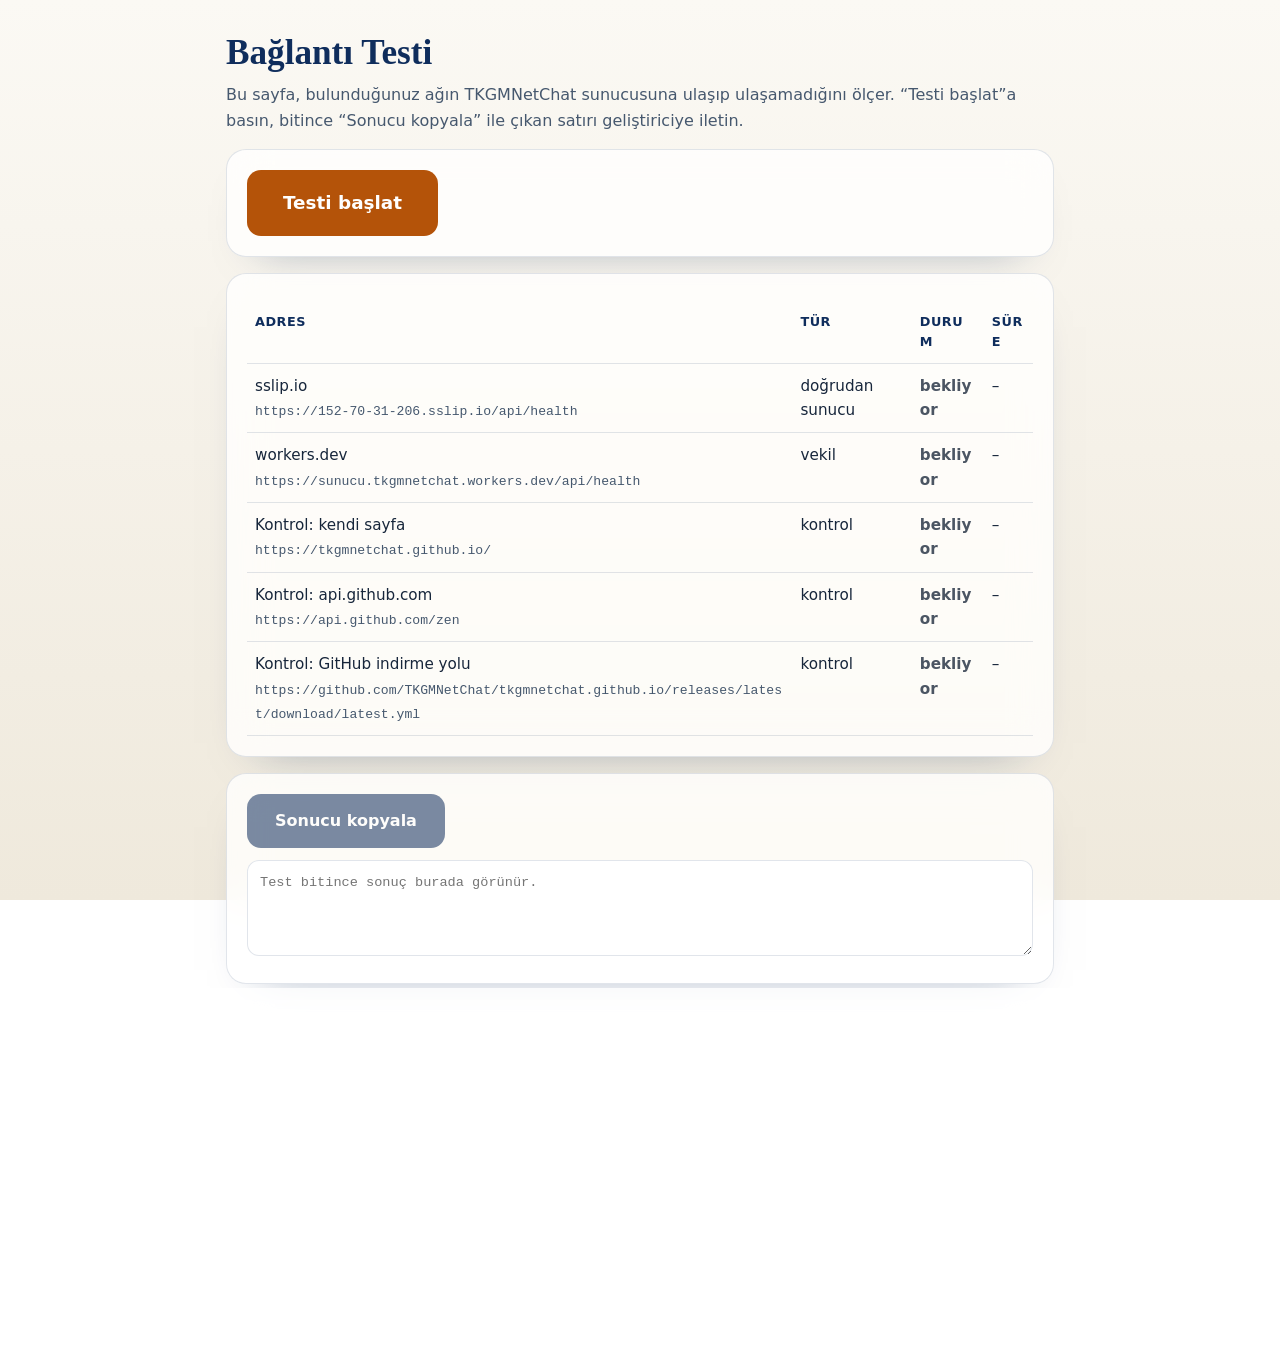
<file: baglanti-testi/index.html>
<!doctype html>
<html lang="tr">
<head>
<meta charset="utf-8">
<meta name="viewport" content="width=device-width, initial-scale=1">
<meta name="robots" content="noindex, nofollow">
<title>Bağlantı Testi · TKGMNetChat</title>
<style>
:root{--navy:#0f2d5c;--ink:#17263b;--soft:#46586e;--amber:#d97706;--amber-deep:#b45309;--line:rgba(15,45,92,.12);--green:#0f6f4c;--red:#a32121;--grey:#4b5563;--glass:rgba(255,255,255,.8)}
*{box-sizing:border-box}
html{-webkit-text-size-adjust:100%}
body{margin:0;color:var(--ink);font:16px/1.6 -apple-system,BlinkMacSystemFont,"Segoe UI",system-ui,Arial,sans-serif;background:linear-gradient(180deg,#fbf9f4,#efe9dc) fixed;min-height:100vh}
main{max-width:860px;margin:0 auto;padding:32px 16px 56px}
h1{font:600 clamp(1.6rem,5vw,2.2rem)/1.2 "Iowan Old Style",Palatino,Georgia,serif;color:var(--navy);margin:0 0 8px}
p{margin:0 0 12px;color:var(--soft)}
.card{background:var(--glass);-webkit-backdrop-filter:blur(20px) saturate(180%);backdrop-filter:blur(20px) saturate(180%);border:1px solid var(--line);border-radius:20px;padding:20px;margin:16px 0;box-shadow:0 20px 44px -34px rgba(15,45,92,.5)}
.note{font-size:.9rem}
button{font:inherit;font-weight:600;border:0;border-radius:14px;padding:14px 28px;cursor:pointer;color:#fff;background:var(--navy);min-height:48px;transition:transform .15s cubic-bezier(.32,.72,0,1)}
button:active{transform:scale(.97)}
button:focus-visible{outline:3px solid var(--amber);outline-offset:3px}
button[disabled]{opacity:.55;cursor:default}
#start{font-size:1.15rem;padding:18px 36px;background:var(--amber-deep)}
.row{display:flex;flex-wrap:wrap;gap:12px;align-items:center}
.tbl{width:100%;border-collapse:collapse;margin-top:8px;font-size:.95rem}
.tbl th,.tbl td{text-align:left;padding:10px 8px;border-bottom:1px solid var(--line);vertical-align:top;overflow-wrap:anywhere}
.tbl th{color:var(--navy);font-size:.8rem;text-transform:uppercase;letter-spacing:.04em}
.st{font-weight:700}
.ok{color:var(--green)}.bad{color:var(--red)}.warn{color:var(--amber-deep)}.idle{color:var(--grey)}
.addr{font-family:ui-monospace,Consolas,monospace;font-size:.82rem;color:var(--soft)}
#out{width:100%;min-height:96px;margin-top:12px;font:.85rem/1.5 ui-monospace,Consolas,monospace;padding:12px;border:1px solid var(--line);border-radius:12px;background:#fff;color:var(--ink);resize:vertical}
@media(max-width:600px){.tbl thead{display:none}.tbl,.tbl tbody,.tbl tr,.tbl td{display:block;width:100%}.tbl tr{border-bottom:1px solid var(--line);padding:8px 0}.tbl td{border:0;padding:2px 4px}#start{width:100%}}
@media(prefers-reduced-motion:reduce){button{transition:none}}
</style>
</head>
<body>
<main>
<h1>Bağlantı Testi</h1>
<p>Bu sayfa, bulunduğunuz ağın TKGMNetChat sunucusuna ulaşıp ulaşamadığını ölçer. “Testi başlat”a basın, bitince “Sonucu kopyala” ile çıkan satırı geliştiriciye iletin.</p>

<div class="card">
  <div class="row">
    <button id="start" type="button">Testi başlat</button>
    <span id="prog" class="note" role="status" aria-live="polite"></span>
  </div>
</div>

<div class="card">
  <table class="tbl" aria-label="Sonuç tablosu">
    <thead><tr><th>Adres</th><th>Tür</th><th>Durum</th><th>Süre</th></tr></thead>
    <tbody id="rows"></tbody>
  </table>
</div>

<div class="card">
  <div class="row"><button id="copy" type="button" disabled>Sonucu kopyala</button><span id="copied" class="note" role="status" aria-live="polite"></span></div>
  <textarea id="out" readonly aria-label="Tek satırlık sonuç" placeholder="Test bitince sonuç burada görünür."></textarea>
</div>

<div class="card note">
  <p><strong>Ne yapar?</strong> Yalnızca listedeki adreslere birer sağlık isteği (“/api/health”) gönderir ve cevabın gelip gelmediğine bakar. Her adres için en çok 8 saniye beklenir.</p>
  <p><strong>Kişisel veri:</strong> Hiçbir kişisel veri, IP adresi veya sonuç toplanmaz; bu sayfadan hiçbir şey bir sunucuya kaydedilmez. Sonuç yalnızca ekranınızda ve kopyaladığınız metinde yer alır.</p>
  <p><strong>Ölçümün sınırı:</strong> “Kendi sayfa” ve “GitHub indirme yolu” satırları cevabın içeriğini tarayıcıya okutmaz (CORS). Bu satırlar yalnızca “bağlantı kuruldu mu” bilgisini verir; kurumun bir engel sayfası gösterip göstermediğini ayırt edemez.</p>
  <p>Bu uygulama TKGM’nin resmî uygulaması değildir, bir personelin gönüllü çalışmasıdır.</p>
</div>
</main>
<script>
"use strict";
// mod: "saglik" (PocketBase JSON beklenir) | "metin" (cevap okunur) | "opak" (yalnız erişim ölçülür)
var ADAYLAR = [
  { ad: "sslip.io", adres: "https://152-70-31-206.sslip.io/api/health", tur: "doğrudan sunucu", mod: "saglik" },
  { ad: "workers.dev", adres: "https://sunucu.tkgmnetchat.workers.dev/api/health", tur: "vekil", mod: "saglik" },
  { ad: "Kontrol: kendi sayfa", adres: "https://tkgmnetchat.github.io/", tur: "kontrol", mod: "opak" },
  { ad: "Kontrol: api.github.com", adres: "https://api.github.com/zen", tur: "kontrol", mod: "metin" },
  { ad: "Kontrol: GitHub indirme yolu", adres: "https://github.com/TKGMNetChat/tkgmnetchat.github.io/releases/latest/download/latest.yml", tur: "kontrol", mod: "opak" }
];
var ZAMAN = 8000;
var $ = function (id) { return document.getElementById(id); };
var sonuclar = [];

function tarayici() {
  var u = navigator.userAgent, m;
  if ((m = u.match(/Edg\/(\d+)/))) return "Edge " + m[1];
  if ((m = u.match(/OPR\/(\d+)/))) return "Opera " + m[1];
  if ((m = u.match(/Firefox\/(\d+)/))) return "Firefox " + m[1];
  if ((m = u.match(/Chrome\/(\d+)/))) return "Chrome " + m[1];
  if ((m = u.match(/Version\/(\d+).*Safari/))) return "Safari " + m[1];
  return "Bilinmeyen";
}

async function olc(a) {
  var ctl = new AbortController();
  var zamanAsimi = false;
  var t0 = performance.now();
  var timer = setTimeout(function () { zamanAsimi = true; ctl.abort(); }, ZAMAN);
  function sonuc(durum, not) { return { durum: durum, ms: Math.round(performance.now() - t0), not: not || "" }; }
  try {
    if (a.mod === "opak") {
      await fetch(a.adres, { mode: "no-cors", cache: "no-store", signal: ctl.signal });
      return sonuc("AÇILIYOR", "yalnız erişim");
    }
    var r = await fetch(a.adres, { mode: "cors", cache: "no-store", signal: ctl.signal });
    var metin = await r.text();
    if (a.mod === "metin") return r.ok && metin.length ? sonuc("AÇILIYOR") : sonuc("ENGEL/ARA SAYFA", "HTTP " + r.status);
    var j = null;
    try { j = JSON.parse(metin); } catch (e) {}
    if (r.ok && j && typeof j.message === "string" && /healthy/i.test(j.message)) return sonuc("AÇILIYOR");
    return sonuc("ENGEL/ARA SAYFA", "HTTP " + r.status + (j ? ", beklenen JSON değil" : ", JSON değil"));
  } catch (e) {
    if (zamanAsimi) return sonuc("ZAMAN AŞIMI");
    return sonuc("ULAŞILAMIYOR", "ağ/TLS/CORS");
  } finally { clearTimeout(timer); }
}

var SINIF = { "AÇILIYOR": "ok", "ENGEL/ARA SAYFA": "warn", "ULAŞILAMIYOR": "bad", "ZAMAN AŞIMI": "bad" };

function cizTablo() {
  var tb = $("rows"); tb.textContent = "";
  ADAYLAR.forEach(function (a, i) {
    var s = sonuclar[i], tr = document.createElement("tr");
    function td(t, c) { var d = document.createElement("td"); d.textContent = t; if (c) d.className = c; tr.appendChild(d); return d; }
    var d1 = td(a.ad); d1.appendChild(document.createElement("br"));
    var sp = document.createElement("span"); sp.className = "addr"; sp.textContent = a.adres; d1.appendChild(sp);
    td(a.tur);
    td(s ? s.durum + (s.not ? " (" + s.not + ")" : "") : "bekliyor", "st " + (s ? SINIF[s.durum] : "idle"));
    td(s ? s.ms + " ms" : "–");
    tb.appendChild(tr);
  });
}

function satir() {
  var d = new Date(), p = function (n) { return String(n).padStart(2, "0"); };
  var zaman = d.getFullYear() + "-" + p(d.getMonth() + 1) + "-" + p(d.getDate()) + " " + p(d.getHours()) + ":" + p(d.getMinutes());
  return zaman + " | " + tarayici() + " | " + ADAYLAR.map(function (a, i) {
    var s = sonuclar[i]; return a.ad + ": " + s.durum + (s.not ? " (" + s.not + ")" : "") + " " + s.ms + "ms";
  }).join(" | ");
}

$("start").addEventListener("click", async function () {
  var b = $("start"); b.disabled = true; $("copy").disabled = true; $("copied").textContent = ""; $("out").value = "";
  sonuclar = []; cizTablo();
  for (var i = 0; i < ADAYLAR.length; i++) {
    $("prog").textContent = "Ölçülüyor: " + (i + 1) + " / " + ADAYLAR.length + " – " + ADAYLAR[i].ad;
    sonuclar[i] = await olc(ADAYLAR[i]);
    cizTablo();
  }
  $("prog").textContent = "Test bitti.";
  $("out").value = satir();
  $("copy").disabled = false; b.disabled = false; b.textContent = "Testi yeniden başlat";
});

$("copy").addEventListener("click", async function () {
  var o = $("out"); o.select();
  try { await navigator.clipboard.writeText(o.value); $("copied").textContent = "Kopyalandı."; }
  catch (e) { try { document.execCommand("copy"); $("copied").textContent = "Kopyalandı."; } catch (e2) { $("copied").textContent = "Kopyalanamadı; metni elle seçip kopyalayın."; } }
});

cizTablo();
</script>
</body>
</html>
</file>
